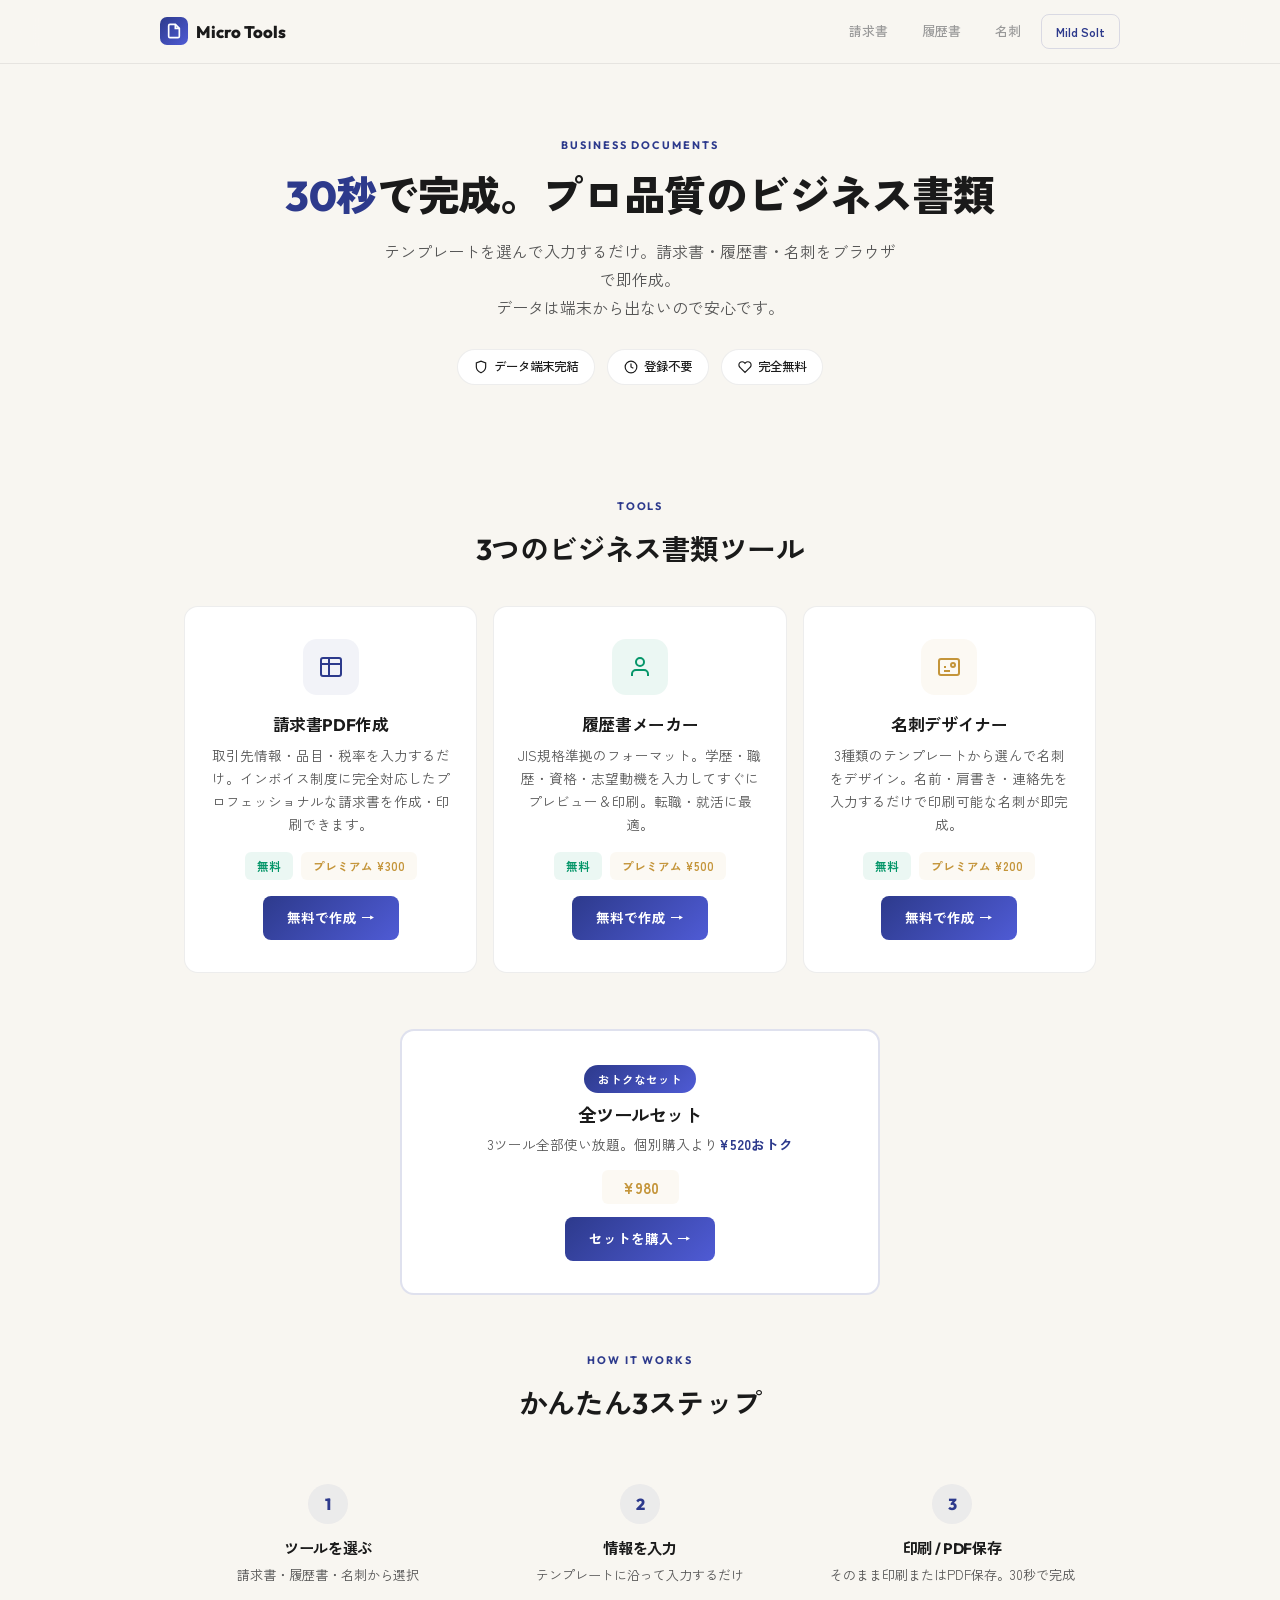
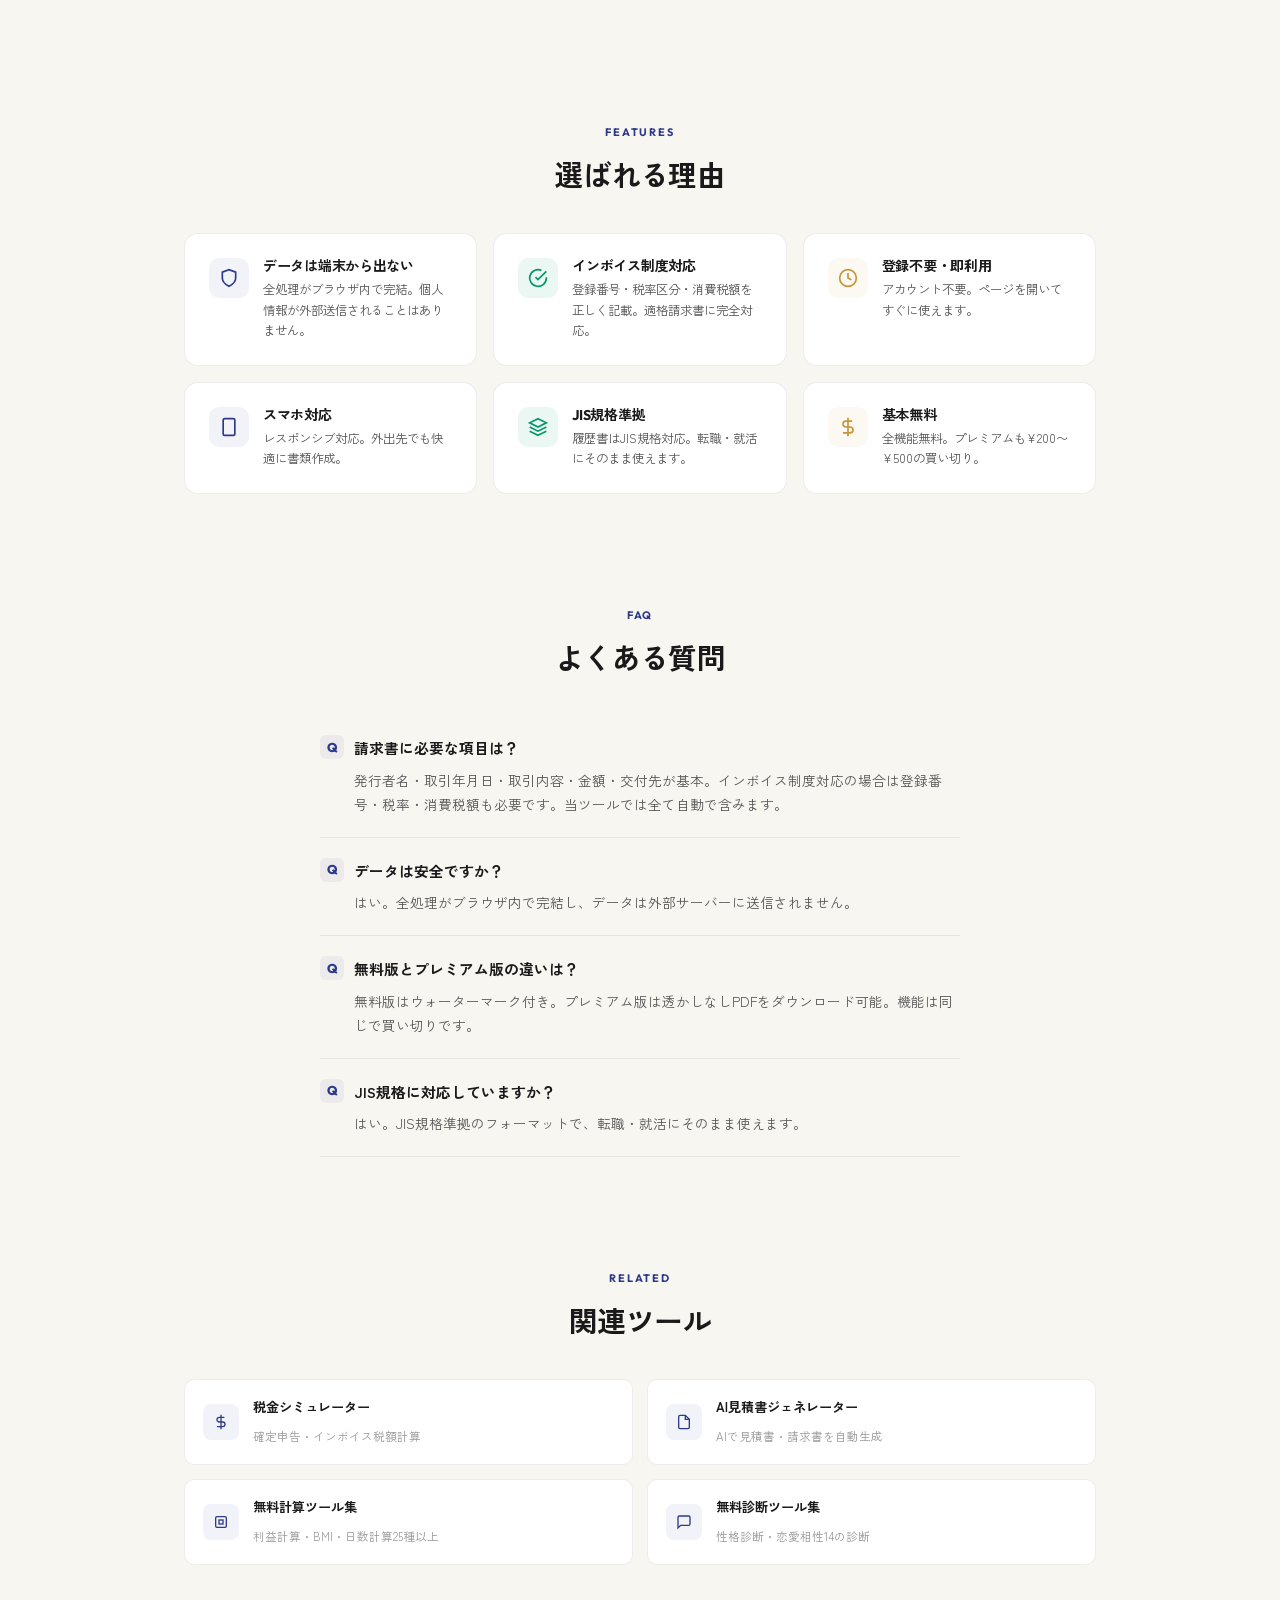
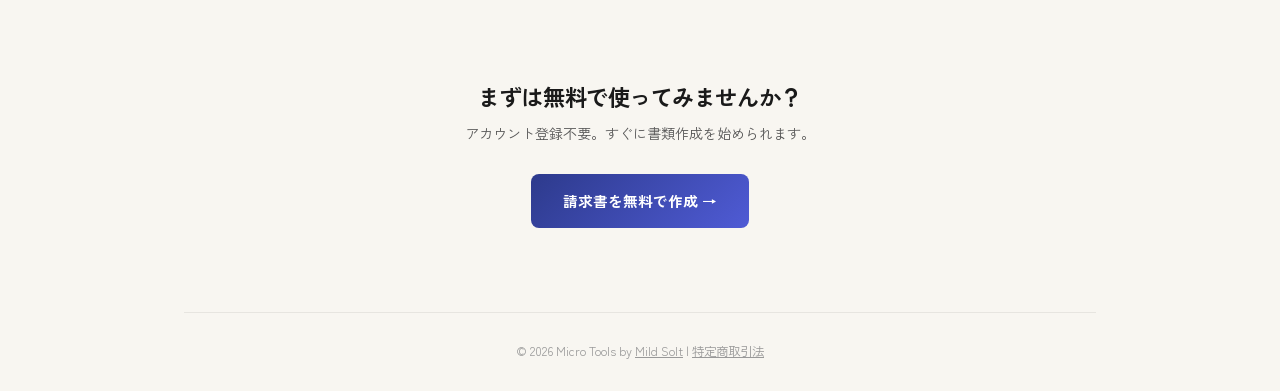
<file: index.html>
<!DOCTYPE html>
<html lang="ja">
<head>
<meta charset="UTF-8">
<meta name="viewport" content="width=device-width, initial-scale=1.0">
<title>Micro Tools — ビジネス書類をかんたん作成 | Mild Solt</title>
<meta name="description" content="請求書・履歴書・名刺をブラウザだけで無料作成。データは端末内で完結、安全・安心のビジネス書類作成ツール。">
<link rel="canonical" href="https://micro.mildsolt.jp/">
<meta property="og:title" content="Micro Tools — ビジネス書類をかんたん作成">
<meta property="og:description" content="請求書・履歴書・名刺をブラウザだけで無料作成。">
<meta property="og:type" content="website">
<meta property="og:url" content="https://micro.mildsolt.jp/">
<script type="application/ld+json">{"@context":"https://schema.org","@type":"FAQPage","mainEntity":[{"@type":"Question","name":"請求書に必要な項目は？","acceptedAnswer":{"@type":"Answer","text":"発行者名・取引年月日・取引内容・金額・交付先が基本。インボイス制度対応の場合は登録番号・適用税率・消費税額も必要です。"}},{"@type":"Question","name":"データは安全？","acceptedAnswer":{"@type":"Answer","text":"全処理がブラウザ内で完結。データは外部サーバーに送信されません。"}},{"@type":"Question","name":"無料版とプレミアム版の違いは？","acceptedAnswer":{"@type":"Answer","text":"無料版はウォーターマーク付き。プレミアム版は透かしなしPDFをダウンロードできます。"}}]}</script>
<script type="application/ld+json">
{
  "@context": "https://schema.org",
  "@type": "SoftwareApplication",
  "name": "Micro Tools — ビジネス書類作成ツール",
  "url": "https://micro.mildsolt.jp",
  "applicationCategory": "BusinessApplication",
  "operatingSystem": "All",
  "description": "請求書・履歴書・名刺をブラウザだけで無料作成。データは端末内で完結。",
  "offers": {
    "@type": "Offer",
    "price": "0",
    "priceCurrency": "JPY"
  },
  "creator": {
    "@type": "Organization",
    "name": "Mild Solt",
    "url": "https://mildsolt.jp"
  }
}
</script>
<link rel="preconnect" href="https://fonts.googleapis.com">
<link rel="preconnect" href="https://fonts.gstatic.com" crossorigin>
<link href="https://fonts.googleapis.com/css2?family=Outfit:wght@400;500;600;700;800&family=Zen+Kaku+Gothic+New:wght@400;500;700&display=swap" rel="stylesheet">
<script async src="https://pagead2.googlesyndication.com/pagead/js/adsbygoogle.js?client=ca-pub-5536232737607009" crossorigin="anonymous"></script>
<style>
:root{--bg:#f8f6f1;--sf:#fff;--tx:#1a1a1a;--sub:#555;--mt:#999;--ac:#2d3a8c;--al:#4f5bd5;--ab:rgba(45,58,140,.06);--wm:#c4953a;--wb:rgba(196,149,58,.06);--gn:#059669;--gb:rgba(5,150,105,.08);--bd:rgba(0,0,0,.07);--r:14px;--mw:960px;--t:.25s cubic-bezier(.4,0,.2,1)}
*{margin:0;padding:0;box-sizing:border-box}
body{font-family:"Zen Kaku Gothic New","Hiragino Sans",sans-serif;background:var(--bg);color:var(--tx);line-height:1.75;-webkit-font-smoothing:antialiased}
h1,h2,h3,h4{font-family:"Outfit","Zen Kaku Gothic New",sans-serif;font-weight:700;line-height:1.2;letter-spacing:-.02em}
a{color:inherit;text-decoration:none}
.c{max-width:var(--mw);margin:0 auto;padding:0 24px}
header{position:sticky;top:0;z-index:100;background:rgba(248,246,241,.85);backdrop-filter:blur(16px);border-bottom:1px solid var(--bd);padding:14px 24px}
.hi{max-width:var(--mw);margin:0 auto;display:flex;align-items:center;justify-content:space-between}
.logo{font-family:"Outfit",sans-serif;font-weight:800;font-size:1.05rem;display:flex;align-items:center;gap:8px}
.lm{width:28px;height:28px;background:linear-gradient(135deg,var(--ac),var(--al));border-radius:7px;display:flex;align-items:center;justify-content:center}
.lm svg{width:16px;height:16px;color:#fff}
nav{display:flex;gap:6px;align-items:center}
nav a{font-size:.8rem;color:var(--mt);padding:6px 14px;border-radius:8px;font-weight:500;transition:all var(--t)}
nav a:hover{color:var(--tx);background:rgba(0,0,0,.03)}
.nb{font-size:.75rem;color:var(--ac)!important;font-weight:600;border:1px solid rgba(45,58,140,.15);border-radius:8px;padding:6px 14px}
.hero{text-align:center;padding:72px 24px 56px}
.lb{font-family:"Outfit",sans-serif;font-size:.68rem;font-weight:700;letter-spacing:.18em;text-transform:uppercase;color:var(--ac);margin-bottom:16px;display:block}
.hero h1{font-size:clamp(1.8rem,4vw,2.6rem);font-weight:800;margin-bottom:16px}
.hero h1 em{font-style:normal;color:var(--ac)}
.hd{font-size:1rem;color:var(--sub);max-width:520px;margin:0 auto 28px}
.bgs{display:flex;justify-content:center;gap:12px;flex-wrap:wrap}
.bg{display:inline-flex;align-items:center;gap:6px;padding:6px 16px;border-radius:50px;font-size:.78rem;font-weight:500;border:1px solid var(--bd);background:var(--sf)}
.bg svg{width:14px;height:14px}
.s{padding:56px 0}
.sh{font-size:clamp(1.3rem,3vw,1.8rem);text-align:center;margin-bottom:40px}
.tg{display:grid;grid-template-columns:repeat(3,1fr);gap:16px}
.tc{background:var(--sf);border:1px solid var(--bd);border-radius:var(--r);padding:32px 24px;text-align:center;transition:all var(--t);display:block;position:relative;overflow:hidden}
.tc::before{content:'';position:absolute;top:0;left:0;right:0;height:3px;background:linear-gradient(90deg,var(--ac),var(--al));opacity:0;transition:opacity var(--t)}
.tc:hover{border-color:rgba(45,58,140,.2);transform:translateY(-4px);box-shadow:0 12px 32px rgba(0,0,0,.06)}
.tc:hover::before{opacity:1}
.ti{width:56px;height:56px;border-radius:14px;display:inline-flex;align-items:center;justify-content:center;margin-bottom:20px}
.ti svg{width:24px;height:24px}
.tc h3{font-size:1.05rem;margin-bottom:8px}
.tc p{color:var(--sub);font-size:.85rem;line-height:1.7;margin-bottom:16px}
.pr{display:flex;gap:8px;justify-content:center;flex-wrap:wrap;margin-bottom:16px}
.bf{background:var(--gb);color:var(--gn);padding:4px 12px;border-radius:6px;font-size:.72rem;font-weight:600}
.bp{background:var(--wb);color:var(--wm);padding:4px 12px;border-radius:6px;font-size:.72rem;font-weight:600}
.cb{display:inline-flex;align-items:center;gap:6px;background:linear-gradient(135deg,var(--ac),var(--al));color:#fff;padding:10px 24px;border-radius:8px;font-size:.85rem;font-weight:600;transition:all var(--t)}
.cb:hover{opacity:.9;transform:translateY(-1px);color:#fff}
.bd{max-width:480px;margin:0 auto;background:var(--sf);border:2px solid rgba(45,58,140,.15);border-radius:var(--r);padding:32px 24px;text-align:center}
.bb{display:inline-block;background:linear-gradient(135deg,var(--ac),var(--al));color:#fff;padding:4px 14px;border-radius:50px;font-size:.72rem;font-weight:700;margin-bottom:12px}
.st{display:grid;grid-template-columns:repeat(3,1fr);gap:24px;text-align:center}
.stp{padding:24px 16px}
.sn{width:40px;height:40px;border-radius:50%;background:var(--ab);color:var(--ac);display:inline-flex;align-items:center;justify-content:center;font-family:"Outfit",sans-serif;font-weight:800;font-size:1rem;margin-bottom:16px}
.stp h4{font-size:.95rem;margin-bottom:6px}
.stp p{font-size:.82rem;color:var(--sub)}
.fg{display:grid;grid-template-columns:repeat(3,1fr);gap:16px}
.fi{background:var(--sf);border:1px solid var(--bd);border-radius:var(--r);padding:24px;display:flex;gap:14px;align-items:flex-start}
.fc{width:40px;height:40px;border-radius:10px;display:flex;align-items:center;justify-content:center;flex-shrink:0}
.fc svg{width:20px;height:20px}
.fi h4{font-size:.88rem;margin-bottom:4px}
.fi p{font-size:.78rem;color:var(--sub);line-height:1.65}
.fq{max-width:640px;margin:0 auto}
.qi{border-bottom:1px solid var(--bd);padding:20px 0}
.qq{font-weight:600;font-size:.92rem;margin-bottom:8px;display:flex;gap:10px}
.qq::before{content:"Q";font-family:"Outfit",sans-serif;font-weight:800;color:var(--ac);font-size:.8rem;width:24px;height:24px;border-radius:6px;background:var(--ab);display:flex;align-items:center;justify-content:center;flex-shrink:0}
.qa{font-size:.85rem;color:var(--sub);padding-left:34px;line-height:1.75}
.rg{display:grid;grid-template-columns:repeat(2,1fr);gap:14px}
.rc{display:flex;align-items:center;gap:14px;padding:16px 18px;background:var(--sf);border:1px solid var(--bd);border-radius:10px;transition:all var(--t)}
.rc:hover{border-color:rgba(45,58,140,.2);transform:translateY(-2px)}
.ric{width:36px;height:36px;border-radius:8px;background:var(--ab);display:flex;align-items:center;justify-content:center;flex-shrink:0}
.ric svg{width:16px;height:16px;color:var(--ac)}
.ri strong{font-size:.82rem;display:block;margin-bottom:1px}
.ri span{font-size:.72rem;color:var(--mt)}
.cs{text-align:center;padding:64px 0}
.cs h2{font-size:1.4rem;margin-bottom:10px}
.cs p{font-size:.88rem;color:var(--sub);margin-bottom:28px}
footer{text-align:center;padding:28px 0;color:var(--mt);font-size:.78rem;border-top:1px solid var(--bd);margin-top:20px}
footer a{color:var(--mt);text-decoration:underline}
.rv{opacity:0;transform:translateY(20px);transition:opacity .5s,transform .5s}
.rv.v{opacity:1;transform:translateY(0)}
@media(max-width:768px){.tg,.st,.fg{grid-template-columns:1fr}.rg{grid-template-columns:1fr}nav{display:none}}
</style>
</head>
<body>
<header><div class="hi">
<a href="/" class="logo"><span class="lm"><svg viewBox="0 0 24 24" fill="none" stroke="currentColor" stroke-width="2.5"><path d="M14 2H6a2 2 0 00-2 2v16a2 2 0 002 2h12a2 2 0 002-2V8z"/><polyline points="14 2 14 8 20 8"/></svg></span>Micro Tools</a>
<nav><a href="/tools/invoice-pdf/">請求書</a><a href="/tools/resume-maker/">履歴書</a><a href="/tools/business-card/">名刺</a><a href="https://mildsolt.jp" class="nb">Mild Solt</a></nav>
</div></header>
<div class="c">
<section class="hero">
<span class="lb rv">Business Documents</span>
<h1 class="rv"><em>30秒</em>で完成。プロ品質のビジネス書類</h1>
<p class="hd rv">テンプレートを選んで入力するだけ。請求書・履歴書・名刺をブラウザで即作成。<br>データは端末から出ないので安心です。</p>
<div class="bgs rv">
<span class="bg"><svg viewBox="0 0 24 24" fill="none" stroke="currentColor" stroke-width="2"><path d="M12 22s8-4 8-10V5l-8-3-8 3v7c0 6 8 10 8 10z"/></svg>データ端末完結</span>
<span class="bg"><svg viewBox="0 0 24 24" fill="none" stroke="currentColor" stroke-width="2"><circle cx="12" cy="12" r="10"/><path d="M12 6v6l4 2"/></svg>登録不要</span>
<span class="bg"><svg viewBox="0 0 24 24" fill="none" stroke="currentColor" stroke-width="2"><path d="M20.84 4.61a5.5 5.5 0 00-7.78 0L12 5.67l-1.06-1.06a5.5 5.5 0 00-7.78 7.78l1.06 1.06L12 21.23l7.78-7.78 1.06-1.06a5.5 5.5 0 000-7.78z"/></svg>完全無料</span>
</div>
</section>
<section class="s">
<span class="lb rv" style="text-align:center">Tools</span>
<h2 class="sh rv">3つのビジネス書類ツール</h2>
<div class="tg">
<a href="tools/invoice-pdf/" class="tc rv"><div class="ti" style="background:var(--ab)"><svg viewBox="0 0 24 24" fill="none" stroke="var(--ac)" stroke-width="2"><rect x="2" y="3" width="20" height="18" rx="2"/><path d="M2 9h20"/><path d="M10 3v18"/></svg></div><h3>請求書PDF作成</h3><p>取引先情報・品目・税率を入力するだけ。インボイス制度に完全対応したプロフェッショナルな請求書を作成・印刷できます。</p><div class="pr"><span class="bf">無料</span><span class="bp">プレミアム ¥300</span></div><span class="cb">無料で作成 &rarr;</span></a>
<a href="tools/resume-maker/" class="tc rv"><div class="ti" style="background:var(--gb)"><svg viewBox="0 0 24 24" fill="none" stroke="#059669" stroke-width="2"><path d="M20 21v-2a4 4 0 00-4-4H8a4 4 0 00-4 4v2"/><circle cx="12" cy="7" r="4"/></svg></div><h3>履歴書メーカー</h3><p>JIS規格準拠のフォーマット。学歴・職歴・資格・志望動機を入力してすぐにプレビュー＆印刷。転職・就活に最適。</p><div class="pr"><span class="bf">無料</span><span class="bp">プレミアム ¥500</span></div><span class="cb">無料で作成 &rarr;</span></a>
<a href="tools/business-card/" class="tc rv"><div class="ti" style="background:var(--wb)"><svg viewBox="0 0 24 24" fill="none" stroke="var(--wm)" stroke-width="2"><rect x="2" y="4" width="20" height="16" rx="2"/><path d="M7 12h2"/><path d="M7 16h6"/><circle cx="16" cy="10" r="2"/></svg></div><h3>名刺デザイナー</h3><p>3種類のテンプレートから選んで名刺をデザイン。名前・肩書き・連絡先を入力するだけで印刷可能な名刺が即完成。</p><div class="pr"><span class="bf">無料</span><span class="bp">プレミアム ¥200</span></div><span class="cb">無料で作成 &rarr;</span></a>
</div>
</section>
<div class="bd rv"><div class="bb">おトクなセット</div><h3 style="font-size:1.15rem;margin-bottom:6px">全ツールセット</h3><p style="color:var(--sub);font-size:.85rem;margin-bottom:16px">3ツール全部使い放題。個別購入より<strong style="color:var(--ac)">¥520おトク</strong></p><div style="margin-bottom:16px"><span class="bp" style="font-size:.95rem;padding:6px 20px">¥980</span></div><a href="#" class="cb">セットを購入 &rarr;</a></div>
<section class="s"><span class="lb rv" style="text-align:center">How It Works</span><h2 class="sh rv">かんたん3ステップ</h2>
<div class="st rv">
<div class="stp"><div class="sn">1</div><h4>ツールを選ぶ</h4><p>請求書・履歴書・名刺から選択</p></div>
<div class="stp"><div class="sn">2</div><h4>情報を入力</h4><p>テンプレートに沿って入力するだけ</p></div>
<div class="stp"><div class="sn">3</div><h4>印刷 / PDF保存</h4><p>そのまま印刷またはPDF保存。30秒で完成</p></div>
</div></section>
<section class="s"><span class="lb rv" style="text-align:center">Features</span><h2 class="sh rv">選ばれる理由</h2>
<div class="fg">
<div class="fi rv"><div class="fc" style="background:var(--ab)"><svg viewBox="0 0 24 24" fill="none" stroke="var(--ac)" stroke-width="2"><path d="M12 22s8-4 8-10V5l-8-3-8 3v7c0 6 8 10 8 10z"/></svg></div><div><h4>データは端末から出ない</h4><p>全処理がブラウザ内で完結。個人情報が外部送信されることはありません。</p></div></div>
<div class="fi rv"><div class="fc" style="background:var(--gb)"><svg viewBox="0 0 24 24" fill="none" stroke="#059669" stroke-width="2"><path d="M22 11.08V12a10 10 0 11-5.93-9.14"/><polyline points="22 4 12 14.01 9 11.01"/></svg></div><div><h4>インボイス制度対応</h4><p>登録番号・税率区分・消費税額を正しく記載。適格請求書に完全対応。</p></div></div>
<div class="fi rv"><div class="fc" style="background:var(--wb)"><svg viewBox="0 0 24 24" fill="none" stroke="var(--wm)" stroke-width="2"><circle cx="12" cy="12" r="10"/><path d="M12 6v6l4 2"/></svg></div><div><h4>登録不要・即利用</h4><p>アカウント不要。ページを開いてすぐに使えます。</p></div></div>
<div class="fi rv"><div class="fc" style="background:var(--ab)"><svg viewBox="0 0 24 24" fill="none" stroke="var(--ac)" stroke-width="2"><rect x="5" y="2" width="14" height="20" rx="2"/><line x1="12" y1="18" x2="12.01" y2="18"/></svg></div><div><h4>スマホ対応</h4><p>レスポンシブ対応。外出先でも快適に書類作成。</p></div></div>
<div class="fi rv"><div class="fc" style="background:var(--gb)"><svg viewBox="0 0 24 24" fill="none" stroke="#059669" stroke-width="2"><path d="M12 2L2 7l10 5 10-5-10-5z"/><path d="M2 17l10 5 10-5"/><path d="M2 12l10 5 10-5"/></svg></div><div><h4>JIS規格準拠</h4><p>履歴書はJIS規格対応。転職・就活にそのまま使えます。</p></div></div>
<div class="fi rv"><div class="fc" style="background:var(--wb)"><svg viewBox="0 0 24 24" fill="none" stroke="var(--wm)" stroke-width="2"><line x1="12" y1="1" x2="12" y2="23"/><path d="M17 5H9.5a3.5 3.5 0 000 7h5a3.5 3.5 0 010 7H6"/></svg></div><div><h4>基本無料</h4><p>全機能無料。プレミアムも¥200〜¥500の買い切り。</p></div></div>
</div></section>
<section class="s"><span class="lb rv" style="text-align:center">FAQ</span><h2 class="sh rv">よくある質問</h2>
<div class="fq">
<div class="qi rv"><div class="qq">請求書に必要な項目は？</div><div class="qa">発行者名・取引年月日・取引内容・金額・交付先が基本。インボイス制度対応の場合は登録番号・税率・消費税額も必要です。当ツールでは全て自動で含みます。</div></div>
<div class="qi rv"><div class="qq">データは安全ですか？</div><div class="qa">はい。全処理がブラウザ内で完結し、データは外部サーバーに送信されません。</div></div>
<div class="qi rv"><div class="qq">無料版とプレミアム版の違いは？</div><div class="qa">無料版はウォーターマーク付き。プレミアム版は透かしなしPDFをダウンロード可能。機能は同じで買い切りです。</div></div>
<div class="qi rv"><div class="qq">JIS規格に対応していますか？</div><div class="qa">はい。JIS規格準拠のフォーマットで、転職・就活にそのまま使えます。</div></div>
</div></section>
<section class="s"><span class="lb rv" style="text-align:center">Related</span><h2 class="sh rv">関連ツール</h2>
<div class="rg rv">
<a href="https://tax.mildsolt.jp/" class="rc"><div class="ric"><svg viewBox="0 0 24 24" fill="none" stroke="currentColor" stroke-width="2"><line x1="12" y1="1" x2="12" y2="23"/><path d="M17 5H9.5a3.5 3.5 0 000 7h5a3.5 3.5 0 010 7H6"/></svg></div><div class="ri"><strong>税金シミュレーター</strong><span>確定申告・インボイス税額計算</span></div></a>
<a href="https://estimate.mildsolt.jp/" class="rc"><div class="ric"><svg viewBox="0 0 24 24" fill="none" stroke="currentColor" stroke-width="2"><path d="M14 2H6a2 2 0 00-2 2v16a2 2 0 002 2h12a2 2 0 002-2V8z"/><polyline points="14 2 14 8 20 8"/></svg></div><div class="ri"><strong>AI見積書ジェネレーター</strong><span>AIで見積書・請求書を自動生成</span></div></a>
<a href="https://tools.mildsolt.jp/" class="rc"><div class="ric"><svg viewBox="0 0 24 24" fill="none" stroke="currentColor" stroke-width="2"><rect x="4" y="4" width="16" height="16" rx="2"/><rect x="9" y="9" width="6" height="6"/></svg></div><div class="ri"><strong>無料計算ツール集</strong><span>利益計算・BMI・日数計算25種以上</span></div></a>
<a href="https://shindan.mildsolt.jp/" class="rc"><div class="ric"><svg viewBox="0 0 24 24" fill="none" stroke="currentColor" stroke-width="2"><path d="M21 15a2 2 0 01-2 2H7l-4 4V5a2 2 0 012-2h14a2 2 0 012 2z"/></svg></div><div class="ri"><strong>無料診断ツール集</strong><span>性格診断・恋愛相性14の診断</span></div></a>
</div></section>
<section class="cs"><h2 class="rv">まずは無料で使ってみませんか？</h2><p class="rv">アカウント登録不要。すぐに書類作成を始められます。</p><a href="tools/invoice-pdf/" class="cb rv" style="font-size:.92rem;padding:14px 32px">請求書を無料で作成 &rarr;</a></section>
<footer>&copy; 2026 Micro Tools by <a href="https://mildsolt.jp">Mild Solt</a> | <a href="https://mildsolt.jp/tokushoho.html">特定商取引法</a></footer>
</div>
<script>!function(){var o=new IntersectionObserver(function(e){e.forEach(function(e){e.isIntersecting&&(e.target.classList.add('v'),o.unobserve(e.target))})},{threshold:.1});document.querySelectorAll('.rv').forEach(function(e){o.observe(e)})}()</script>
</body>
</html>
</file>
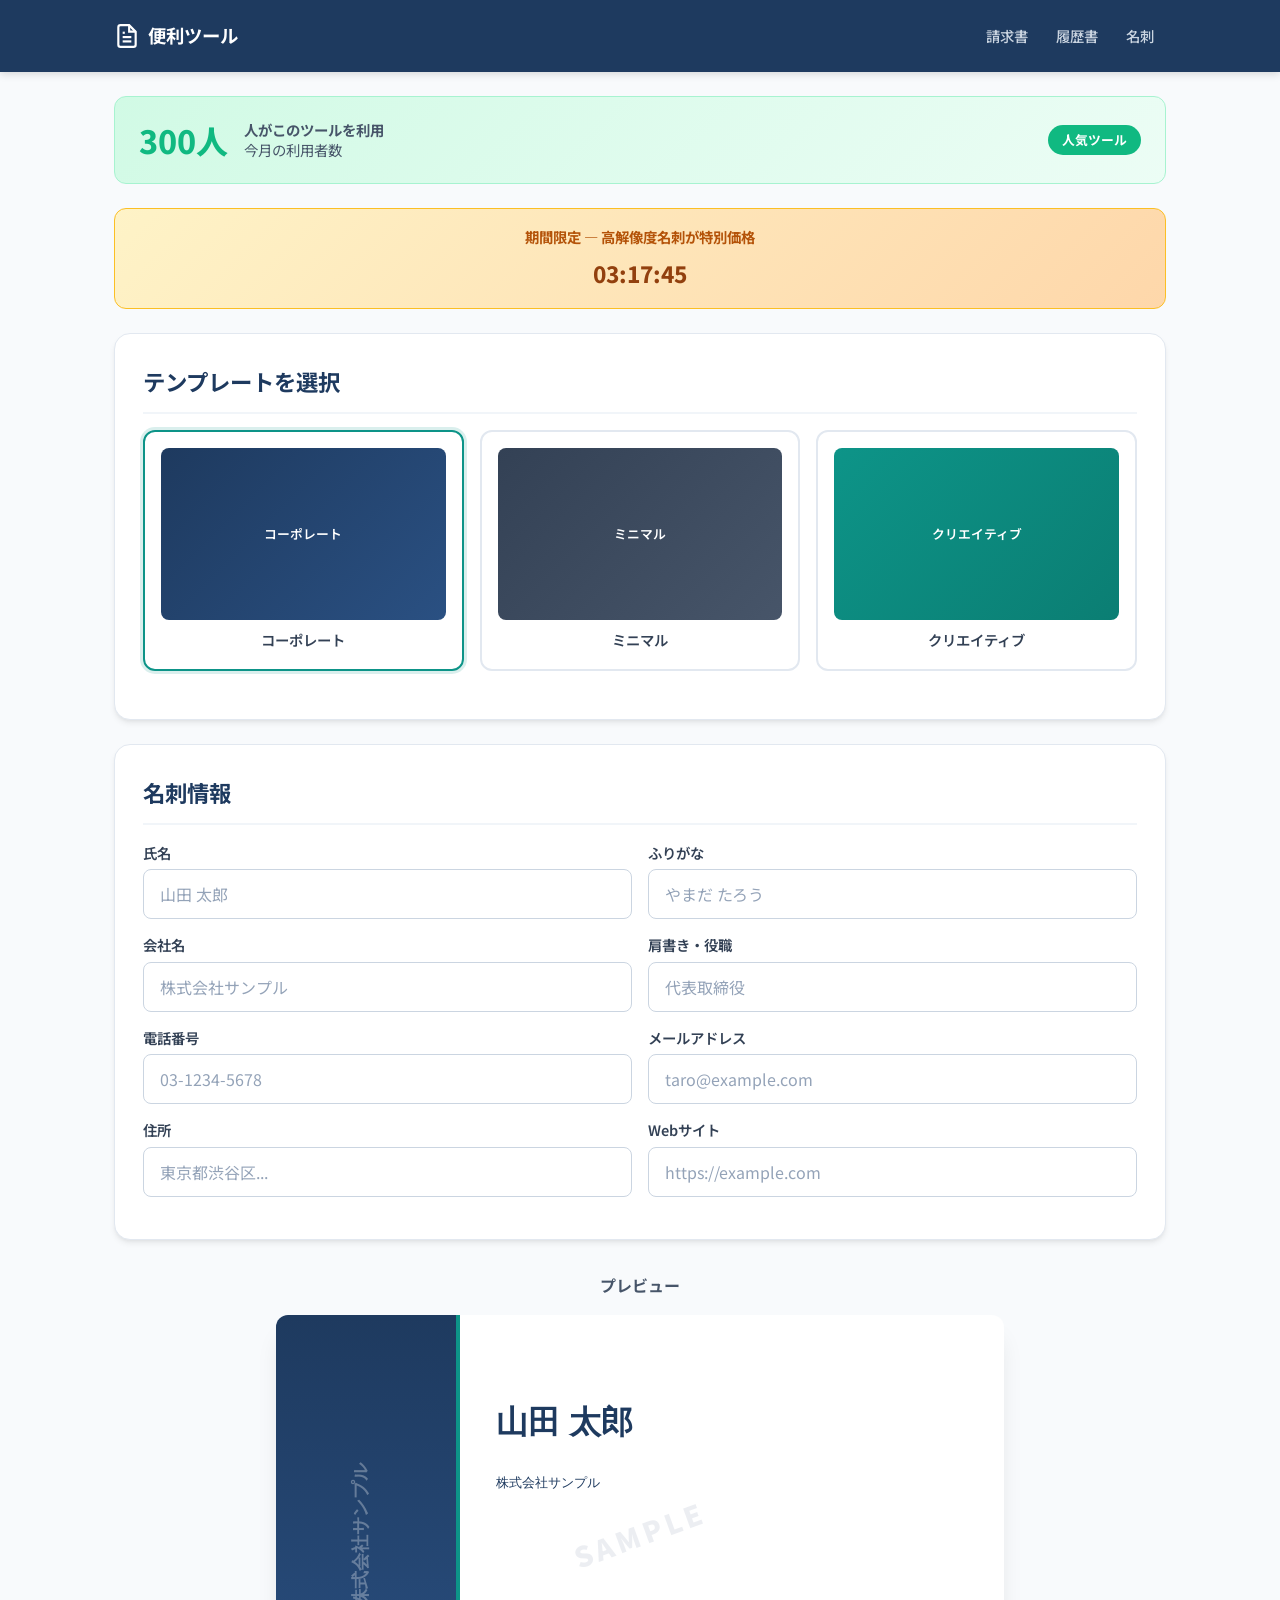
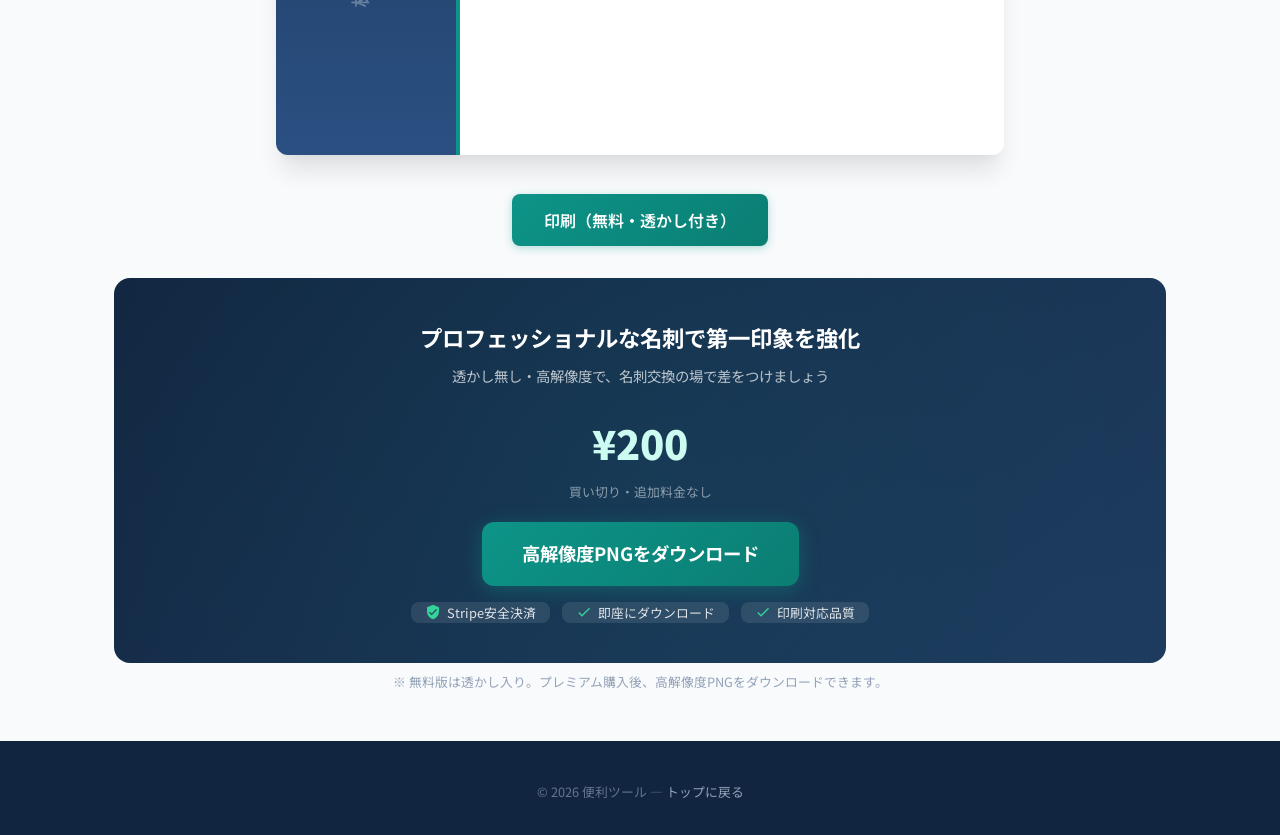
<file: tools/business-card/index.html>
<!DOCTYPE html>
<html lang="ja">
<head>
<meta charset="UTF-8">
<meta name="viewport" content="width=device-width, initial-scale=1.0">
<title>名刺デザイナー — 無料で名刺を作成・印刷</title>
<meta name="description" content="名刺を無料でデザイン。3種類のテンプレートから選んで、名前・肩書き・連絡先を入力するだけ。プレミアム版で高解像度PNG/印刷用PDFダウンロード。">
<meta name="keywords" content="名刺 作成 無料, 名刺 テンプレート, 名刺 デザイン, 名刺 印刷">
<link rel="canonical" href="https://micro-tools.vercel.app/tools/business-card/">
<meta property="og:title" content="名刺デザイナー — 無料で名刺を作成">
<meta property="og:description" content="ブラウザだけで名刺をデザイン。3つのテンプレート。無料。">
<meta property="og:type" content="website">
<script type="application/ld+json">
{
  "@context": "https://schema.org",
  "@type": "SoftwareApplication",
  "name": "名刺デザイナー",
  "applicationCategory": "DesignApplication",
  "operatingSystem": "Web",
  "offers": [
    {"@type": "Offer", "price": "0", "priceCurrency": "JPY", "description": "無料版（ウォーターマーク付き）"},
    {"@type": "Offer", "price": "200", "priceCurrency": "JPY", "description": "プレミアム版（高解像度ダウンロード）"}
  ]
}
</script>
<link rel="preconnect" href="https://fonts.googleapis.com">
<link rel="preconnect" href="https://fonts.gstatic.com" crossorigin>
<link href="https://fonts.googleapis.com/css2?family=Noto+Sans+JP:wght@400;500;600;700;800&display=swap" rel="stylesheet">
<link rel="stylesheet" href="/style.css">
<script async src="https://pagead2.googlesyndication.com/pagead/js/adsbygoogle.js?client=ca-pub-5536232737607009" crossorigin="anonymous"></script>
</head>
<body>

<header class="site-header">
  <div class="container">
    <a href="/" class="site-logo">
      <svg viewBox="0 0 24 24" fill="none" stroke="currentColor" stroke-width="2"><path d="M14 2H6a2 2 0 00-2 2v16a2 2 0 002 2h12a2 2 0 002-2V8z"/><polyline points="14 2 14 8 20 8"/><line x1="16" y1="13" x2="8" y2="13"/><line x1="16" y1="17" x2="8" y2="17"/><polyline points="10 9 9 9 8 9"/></svg>
      便利ツール
    </a>
    <nav class="site-nav">
      <a href="/tools/invoice-pdf/">請求書</a>
      <a href="/tools/resume-maker/">履歴書</a>
      <a href="/tools/business-card/">名刺</a>
    </nav>
  </div>
</header>

<div class="container">
  <!-- Social Proof -->
  <div class="social-proof-bar" style="margin-top:24px">
    <div class="count" id="user-count"></div>
    <div class="label"><strong>人がこのツールを利用</strong><br>今月の利用者数</div>
    <div class="badge">人気ツール</div>
  </div>

  <!-- Urgency Banner -->
  <div class="urgency-banner">
    <div class="title">期間限定 — 高解像度名刺が特別価格</div>
    <div class="timer" id="countdown-timer">--:--:--</div>
  </div>

  <div class="form-section">
    <h2>テンプレートを選択</h2>
    <div class="templates">
      <div class="tpl active" onclick="selectTpl('corporate')">
        <div class="tpl-preview" style="background:linear-gradient(135deg,#1e3a5f,#2a5082)">コーポレート</div>
        <div class="tpl-name">コーポレート</div>
      </div>
      <div class="tpl" onclick="selectTpl('minimal')">
        <div class="tpl-preview" style="background:linear-gradient(135deg,#334155,#475569)">ミニマル</div>
        <div class="tpl-name">ミニマル</div>
      </div>
      <div class="tpl" onclick="selectTpl('creative')">
        <div class="tpl-preview" style="background:linear-gradient(135deg,#0d9488,#0b7e73)">クリエイティブ</div>
        <div class="tpl-name">クリエイティブ</div>
      </div>
    </div>
  </div>
  <div class="form-section">
    <h2>名刺情報</h2>
    <div class="form-row">
      <div><label>氏名</label><input type="text" id="bc-name" placeholder="山田 太郎" oninput="renderCard()"></div>
      <div><label>ふりがな</label><input type="text" id="bc-furigana" placeholder="やまだ たろう" oninput="renderCard()"></div>
    </div>
    <div class="form-row">
      <div><label>会社名</label><input type="text" id="bc-company" placeholder="株式会社サンプル" oninput="renderCard()"></div>
      <div><label>肩書き・役職</label><input type="text" id="bc-title" placeholder="代表取締役" oninput="renderCard()"></div>
    </div>
    <div class="form-row">
      <div><label>電話番号</label><input type="text" id="bc-tel" placeholder="03-1234-5678" oninput="renderCard()"></div>
      <div><label>メールアドレス</label><input type="email" id="bc-email" placeholder="taro@example.com" oninput="renderCard()"></div>
    </div>
    <div class="form-row">
      <div><label>住所</label><input type="text" id="bc-address" placeholder="東京都渋谷区..." oninput="renderCard()"></div>
      <div><label>Webサイト</label><input type="text" id="bc-web" placeholder="https://example.com" oninput="renderCard()"></div>
    </div>
  </div>

  <div class="card-preview-area">
    <h3>プレビュー</h3>
    <div class="card-wrapper">
      <canvas id="card-canvas" width="728" height="440"></canvas>
      <div class="card-watermark" id="bc-watermark">SAMPLE</div>
    </div>
  </div>

  <div class="actions" style="justify-content:center">
    <button class="btn btn-primary" onclick="downloadCard(false)">印刷（無料・透かし付き）</button>
  </div>

  <!-- Premium Upgrade Block -->
  <div class="premium-upgrade">
    <h3>プロフェッショナルな名刺で第一印象を強化</h3>
    <p>透かし無し・高解像度で、名刺交換の場で差をつけましょう</p>
    <div class="price-big">&yen;200</div>
    <div class="price-note">買い切り・追加料金なし</div>
    <a href="https://buy.stripe.com/aFa4gs8Y44py9W1aTGaVa06" class="btn-premium-big" target="_blank">高解像度PNGをダウンロード</a>
    <div class="trust-badges">
      <div class="trust-badge">
        <svg viewBox="0 0 24 24"><path d="M12 1L3 5v6c0 5.55 3.84 10.74 9 12 5.16-1.26 9-6.45 9-12V5l-9-4zm-2 16l-4-4 1.41-1.41L10 14.17l6.59-6.59L18 9l-8 8z"/></svg>
        Stripe安全決済
      </div>
      <div class="trust-badge">
        <svg viewBox="0 0 24 24"><path d="M9 16.17L4.83 12l-1.42 1.41L9 19 21 7l-1.41-1.41L9 16.17z"/></svg>
        即座にダウンロード
      </div>
      <div class="trust-badge">
        <svg viewBox="0 0 24 24"><path d="M9 16.17L4.83 12l-1.42 1.41L9 19 21 7l-1.41-1.41L9 16.17z"/></svg>
        印刷対応品質
      </div>
    </div>
  </div>
  <p class="premium-note" style="text-align:center">※ 無料版は透かし入り。プレミアム購入後、高解像度PNGをダウンロードできます。</p>

  <div class="ad-space">
    <ins class="adsbygoogle" style="display:block" data-ad-client="ca-pub-5536232737607009" data-ad-slot="auto" data-ad-format="auto" data-full-width-responsive="true"></ins>
    <script>(adsbygoogle=window.adsbygoogle||[]).push({});</script>
  </div>
</div>

<footer>
  <p>&copy; 2026 便利ツール &mdash; <a href="/">トップに戻る</a></p>
</footer>

<script>
// Social proof
(function(){
  const now = new Date();
  const dayOfMonth = now.getDate();
  const month = now.getMonth();
  const base = 190 + (month * 29) % 80;
  const daily = Math.floor(dayOfMonth * 5.9 + (dayOfMonth * 11) % 18);
  document.getElementById('user-count').textContent = (base + daily).toLocaleString('ja-JP') + '人';
})();

// Countdown
(function(){
  function updateTimer(){
    const now = new Date();
    const midnight = new Date(now);
    midnight.setHours(24,0,0,0);
    const diff = midnight - now;
    const h = Math.floor(diff/3600000);
    const m = Math.floor((diff%3600000)/60000);
    const s = Math.floor((diff%60000)/1000);
    document.getElementById('countdown-timer').textContent =
      String(h).padStart(2,'0')+':'+String(m).padStart(2,'0')+':'+String(s).padStart(2,'0');
  }
  updateTimer();
  setInterval(updateTimer, 1000);
})();

let currentTpl = 'corporate';
const canvas = document.getElementById('card-canvas');
const ctx = canvas.getContext('2d');

function selectTpl(name){
  currentTpl = name;
  document.querySelectorAll('.tpl').forEach(t=>t.classList.remove('active'));
  event.currentTarget.closest('.tpl').classList.add('active');
  renderCard();
}

function renderCard(){
  const w = canvas.width, h = canvas.height;
  const name = document.getElementById('bc-name').value || '山田 太郎';
  const furigana = document.getElementById('bc-furigana').value || '';
  const company = document.getElementById('bc-company').value || '株式会社サンプル';
  const title = document.getElementById('bc-title').value || '';
  const tel = document.getElementById('bc-tel').value || '';
  const email = document.getElementById('bc-email').value || '';
  const address = document.getElementById('bc-address').value || '';
  const web = document.getElementById('bc-web').value || '';

  ctx.clearRect(0,0,w,h);

  if(currentTpl === 'corporate'){
    const grad = ctx.createLinearGradient(0,0,0,h);
    grad.addColorStop(0,'#1e3a5f');grad.addColorStop(1,'#2a5082');
    ctx.fillStyle = grad;
    ctx.fillRect(0,0,180,h);
    ctx.fillStyle = '#fff';
    ctx.fillRect(180,0,w-180,h);

    ctx.save();
    ctx.translate(90,h/2);
    ctx.rotate(-Math.PI/2);
    ctx.fillStyle = 'rgba(255,255,255,0.3)';
    ctx.font = 'bold 18px "Hiragino Kaku Gothic ProN", "Noto Sans JP", sans-serif';
    ctx.textAlign = 'center';
    ctx.fillText(company,0,0);
    ctx.restore();

    const rx = 220, baseY = 80;
    ctx.fillStyle = '#1e3a5f';
    if(furigana){ctx.font='11px sans-serif';ctx.fillStyle='#94a3b8';ctx.fillText(furigana,rx,baseY);ctx.fillStyle='#1e3a5f'}
    ctx.font = 'bold 32px "Hiragino Kaku Gothic ProN", "Noto Sans JP", sans-serif';
    ctx.fillText(name, rx, baseY+38);
    ctx.fillStyle = '#64748b';
    ctx.font = '14px sans-serif';
    if(title) ctx.fillText(title, rx, baseY+62);
    ctx.font = '13px sans-serif';
    ctx.fillStyle = '#1e3a5f';
    ctx.fillText(company, rx, baseY+92);

    ctx.fillStyle = '#64748b';
    ctx.font = '12px sans-serif';
    let cy = baseY + 140;
    if(tel){ctx.fillText('TEL: '+tel, rx, cy);cy+=22}
    if(email){ctx.fillText('MAIL: '+email, rx, cy);cy+=22}
    if(address){ctx.fillText(address, rx, cy);cy+=22}
    if(web){ctx.fillText(web, rx, cy)}

    ctx.fillStyle = '#0d9488';
    ctx.fillRect(180,0,4,h);

  } else if(currentTpl === 'minimal'){
    ctx.fillStyle = '#fff';
    ctx.fillRect(0,0,w,h);
    ctx.strokeStyle = '#e2e8f0';ctx.lineWidth=2;ctx.strokeRect(16,16,w-32,h-32);

    const cx = w/2;
    ctx.textAlign = 'center';
    ctx.fillStyle = '#1e293b';
    if(furigana){ctx.font='11px sans-serif';ctx.fillStyle='#94a3b8';ctx.fillText(furigana,cx,100);ctx.fillStyle='#1e293b'}
    ctx.font = 'bold 30px "Hiragino Kaku Gothic ProN", "Noto Sans JP", sans-serif';
    ctx.fillText(name, cx, 138);
    ctx.fillStyle = '#64748b';
    ctx.font = '13px sans-serif';
    if(title) ctx.fillText(title+' | '+company, cx, 168);
    else ctx.fillText(company, cx, 168);

    ctx.fillStyle = '#0d9488';
    ctx.fillRect(cx-60,190,120,2);

    ctx.fillStyle = '#64748b';
    ctx.font = '12px sans-serif';
    let my = 220;
    if(tel){ctx.fillText(tel, cx, my);my+=22}
    if(email){ctx.fillText(email, cx, my);my+=22}
    if(address){ctx.fillText(address, cx, my);my+=22}
    if(web){ctx.fillText(web, cx, my)}
    ctx.textAlign = 'left';

  } else if(currentTpl === 'creative'){
    const grad2 = ctx.createLinearGradient(0,0,w,h);
    grad2.addColorStop(0,'#0d9488');grad2.addColorStop(1,'#0b7e73');
    ctx.fillStyle = grad2;
    ctx.fillRect(0,0,w,h);
    ctx.fillStyle = '#fff';
    ctx.beginPath();ctx.moveTo(0,h*0.45);ctx.lineTo(w,h*0.25);ctx.lineTo(w,h);ctx.lineTo(0,h);ctx.closePath();ctx.fill();

    ctx.fillStyle = '#fff';
    if(furigana){ctx.font='11px sans-serif';ctx.fillStyle='rgba(255,255,255,0.6)';ctx.fillText(furigana,40,60);ctx.fillStyle='#fff'}
    ctx.font = 'bold 30px "Hiragino Kaku Gothic ProN", "Noto Sans JP", sans-serif';
    ctx.fillText(name, 40, 98);
    ctx.font = '14px sans-serif';
    ctx.fillStyle = 'rgba(255,255,255,0.85)';
    if(title) ctx.fillText(title, 40, 124);

    ctx.fillStyle = '#0b7e73';
    ctx.font = 'bold 16px sans-serif';
    ctx.fillText(company, 40, h*0.55+20);

    ctx.fillStyle = '#64748b';
    ctx.font = '12px sans-serif';
    let ccy = h*0.55+50;
    if(tel){ctx.fillText('TEL: '+tel, 40, ccy);ccy+=22}
    if(email){ctx.fillText('MAIL: '+email, 40, ccy);ccy+=22}
    if(address){ctx.fillText(address, 40, ccy);ccy+=22}
    if(web){ctx.fillText(web, 40, ccy)}
  }
}

function downloadCard(premium){
  const params = new URLSearchParams(window.location.search);
  const isPremium = params.has('premium') || premium;
  if(isPremium){
    const hr = document.createElement('canvas');
    hr.width = 1456; hr.height = 880;
    const hctx = hr.getContext('2d');
    hctx.scale(2,2);
    hctx.drawImage(canvas,0,0);
    const link = document.createElement('a');
    link.download = 'business-card.png';
    link.href = hr.toDataURL('image/png');
    link.click();
  } else {
    window.print();
  }
}

// Initial render
renderCard();

// Check premium status
const params = new URLSearchParams(window.location.search);
if(params.has('premium')){
  document.getElementById('bc-watermark').style.display = 'none';
}
</script>
</body>
</html>
</file>
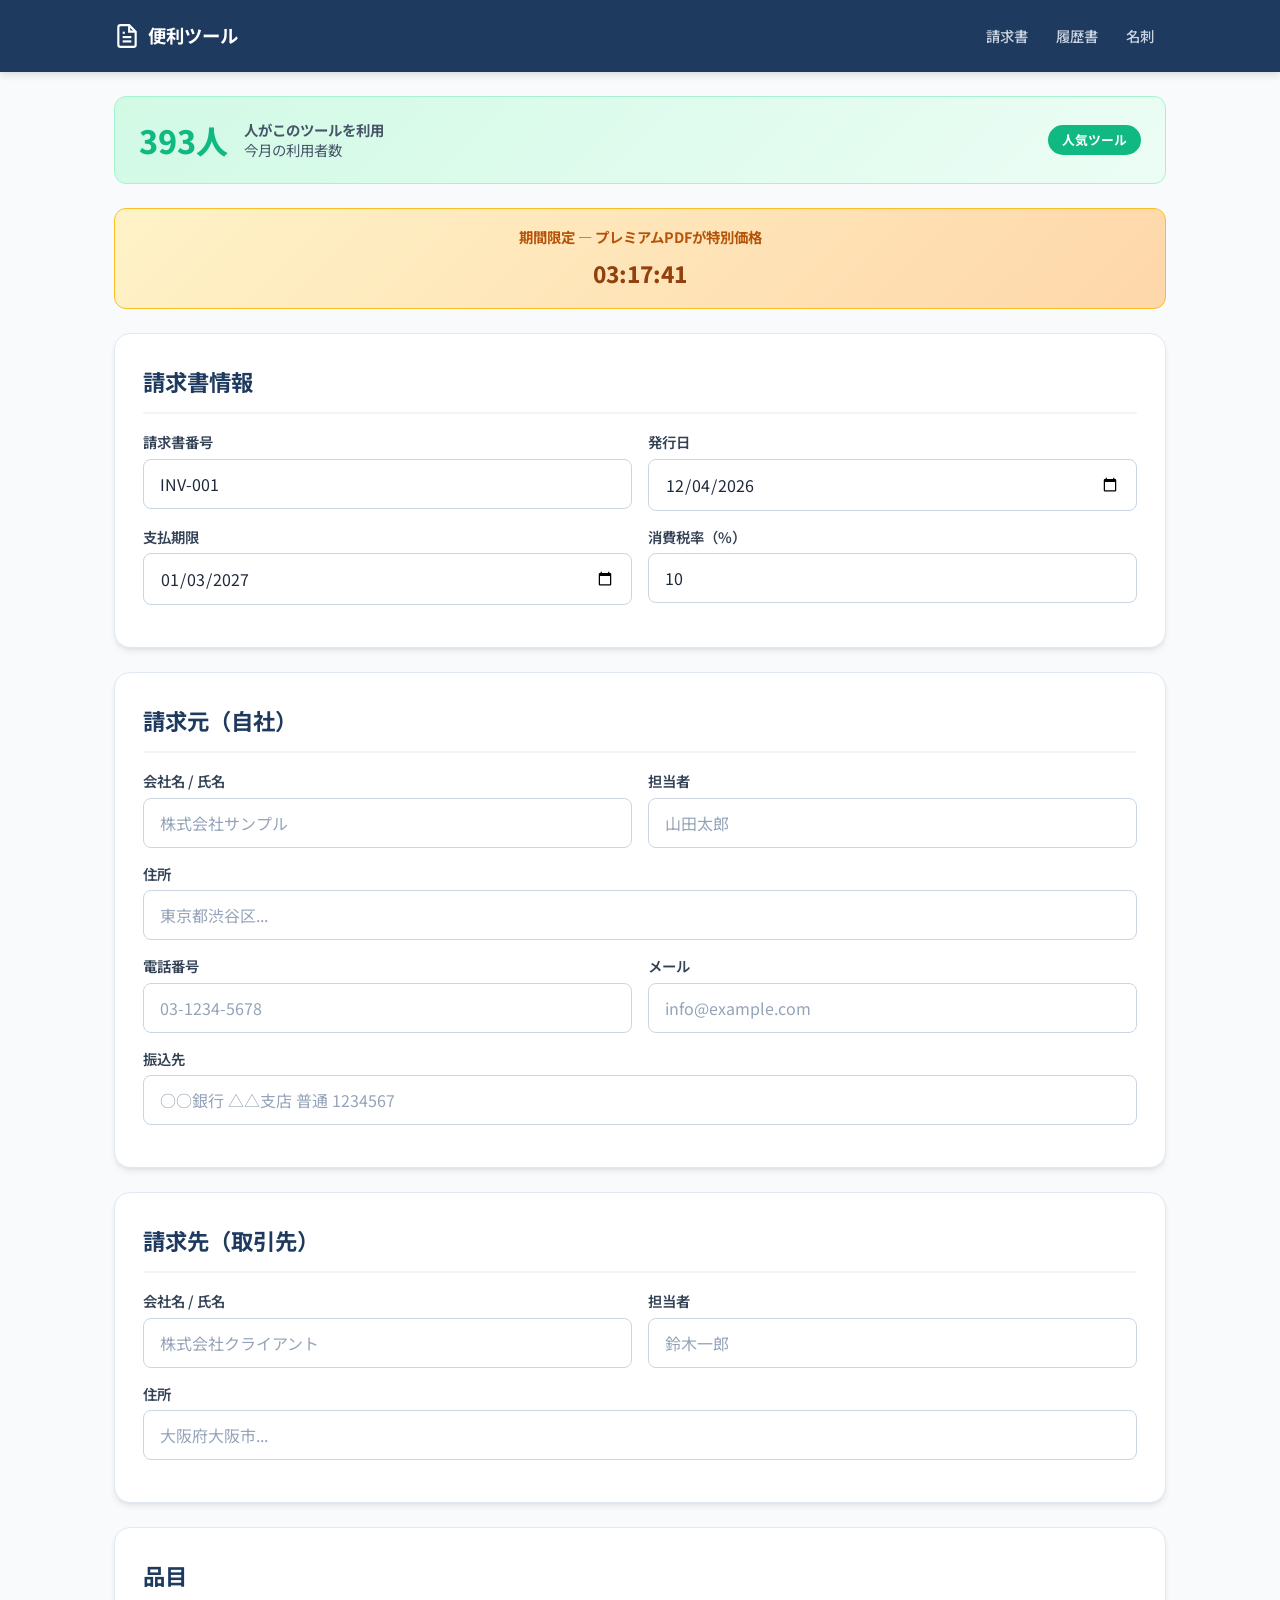
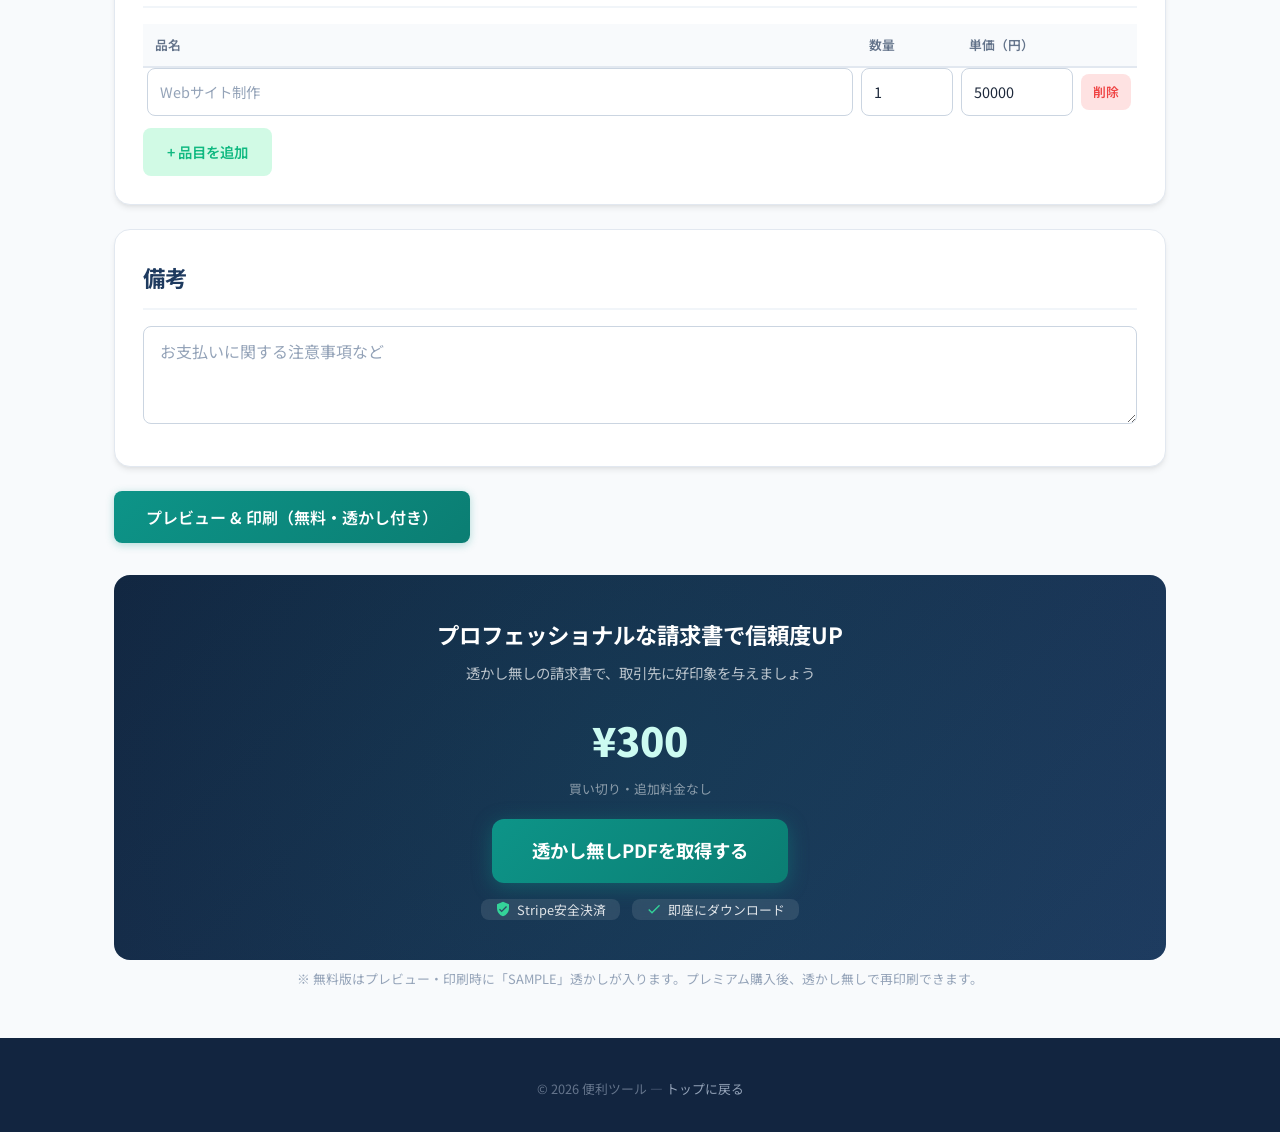
<file: tools/invoice-pdf/index.html>
<!DOCTYPE html>
<html lang="ja">
<head>
<meta charset="UTF-8">
<meta name="viewport" content="width=device-width, initial-scale=1.0">
<title>請求書PDF作成ツール — 無料で請求書を作成・印刷</title>
<meta name="description" content="請求書を無料で作成。取引先・品目・税率を入力してすぐにプレビュー・印刷。プレミアム版でウォーターマーク無しPDFダウンロード。">
<meta name="keywords" content="請求書 作成 無料, 請求書 PDF, 請求書 テンプレート, インボイス 作成">
<link rel="canonical" href="https://micro-tools.vercel.app/tools/invoice-pdf/">
<meta property="og:title" content="請求書PDF作成ツール — 無料で請求書を作成">
<meta property="og:description" content="ブラウザだけで請求書を作成・印刷。無料。">
<meta property="og:type" content="website">
<script type="application/ld+json">
{
  "@context": "https://schema.org",
  "@type": "SoftwareApplication",
  "name": "請求書PDF作成ツール",
  "applicationCategory": "BusinessApplication",
  "operatingSystem": "Web",
  "offers": [
    {"@type": "Offer", "price": "0", "priceCurrency": "JPY", "description": "無料版（ウォーターマーク付き）"},
    {"@type": "Offer", "price": "300", "priceCurrency": "JPY", "description": "プレミアム版（ウォーターマーク無し）"}
  ]
}
</script>
<link rel="preconnect" href="https://fonts.googleapis.com">
<link rel="preconnect" href="https://fonts.gstatic.com" crossorigin>
<link href="https://fonts.googleapis.com/css2?family=Noto+Sans+JP:wght@400;500;600;700;800&display=swap" rel="stylesheet">
<link rel="stylesheet" href="/style.css">
<script async src="https://pagead2.googlesyndication.com/pagead/js/adsbygoogle.js?client=ca-pub-5536232737607009" crossorigin="anonymous"></script>
</head>
<body>

<header class="site-header">
  <div class="container">
    <a href="/" class="site-logo">
      <svg viewBox="0 0 24 24" fill="none" stroke="currentColor" stroke-width="2"><path d="M14 2H6a2 2 0 00-2 2v16a2 2 0 002 2h12a2 2 0 002-2V8z"/><polyline points="14 2 14 8 20 8"/><line x1="16" y1="13" x2="8" y2="13"/><line x1="16" y1="17" x2="8" y2="17"/><polyline points="10 9 9 9 8 9"/></svg>
      便利ツール
    </a>
    <nav class="site-nav">
      <a href="/tools/invoice-pdf/">請求書</a>
      <a href="/tools/resume-maker/">履歴書</a>
      <a href="/tools/business-card/">名刺</a>
    </nav>
  </div>
</header>

<div class="container" id="form-area">
  <!-- Social Proof -->
  <div class="social-proof-bar" style="margin-top:24px">
    <div class="count" id="user-count"></div>
    <div class="label"><strong>人がこのツールを利用</strong><br>今月の利用者数</div>
    <div class="badge">人気ツール</div>
  </div>

  <!-- Urgency Banner -->
  <div class="urgency-banner">
    <div class="title">期間限定 — プレミアムPDFが特別価格</div>
    <div class="timer" id="countdown-timer">--:--:--</div>
  </div>

  <div class="form-section">
    <h2>請求書情報</h2>
    <div class="form-row">
      <div><label>請求書番号</label><input type="text" id="inv-number" value="INV-001"></div>
      <div><label>発行日</label><input type="date" id="inv-date"></div>
    </div>
    <div class="form-row">
      <div><label>支払期限</label><input type="date" id="inv-due"></div>
      <div><label>消費税率（%）</label><input type="number" id="inv-tax" value="10" min="0" max="100"></div>
    </div>
  </div>
  <div class="form-section">
    <h2>請求元（自社）</h2>
    <div class="form-row">
      <div><label>会社名 / 氏名</label><input type="text" id="from-name" placeholder="株式会社サンプル"></div>
      <div><label>担当者</label><input type="text" id="from-person" placeholder="山田太郎"></div>
    </div>
    <div class="form-row full">
      <div><label>住所</label><input type="text" id="from-address" placeholder="東京都渋谷区..."></div>
    </div>
    <div class="form-row">
      <div><label>電話番号</label><input type="text" id="from-tel" placeholder="03-1234-5678"></div>
      <div><label>メール</label><input type="email" id="from-email" placeholder="info@example.com"></div>
    </div>
    <div class="form-row full">
      <div><label>振込先</label><input type="text" id="from-bank" placeholder="○○銀行 △△支店 普通 1234567"></div>
    </div>
  </div>
  <div class="form-section">
    <h2>請求先（取引先）</h2>
    <div class="form-row">
      <div><label>会社名 / 氏名</label><input type="text" id="to-name" placeholder="株式会社クライアント"></div>
      <div><label>担当者</label><input type="text" id="to-person" placeholder="鈴木一郎"></div>
    </div>
    <div class="form-row full">
      <div><label>住所</label><input type="text" id="to-address" placeholder="大阪府大阪市..."></div>
    </div>
  </div>
  <div class="form-section">
    <h2>品目</h2>
    <table class="items-table">
      <thead><tr><th>品名</th><th style="width:100px">数量</th><th style="width:120px">単価（円）</th><th style="width:60px"></th></tr></thead>
      <tbody id="items-body">
        <tr>
          <td><input type="text" class="item-name" placeholder="Webサイト制作"></td>
          <td><input type="number" class="item-qty" value="1" min="1"></td>
          <td><input type="number" class="item-price" value="50000" min="0"></td>
          <td><button class="btn btn-remove" onclick="removeItem(this)">削除</button></td>
        </tr>
      </tbody>
    </table>
    <button class="btn btn-add" onclick="addItem()" style="margin-top:12px">+ 品目を追加</button>
  </div>
  <div class="form-section">
    <h2>備考</h2>
    <div class="form-row full">
      <textarea id="inv-notes" rows="3" placeholder="お支払いに関する注意事項など"></textarea>
    </div>
  </div>
  <div class="actions">
    <button class="btn btn-primary" onclick="preview()">プレビュー &amp; 印刷（無料・透かし付き）</button>
  </div>

  <!-- Premium Upgrade Block -->
  <div class="premium-upgrade">
    <h3>プロフェッショナルな請求書で信頼度UP</h3>
    <p>透かし無しの請求書で、取引先に好印象を与えましょう</p>
    <div class="price-big">&yen;300</div>
    <div class="price-note">買い切り・追加料金なし</div>
    <a href="https://buy.stripe.com/cNifZa3DKbS02tz9PCaVa04" class="btn-premium-big" target="_blank">透かし無しPDFを取得する</a>
    <div class="trust-badges">
      <div class="trust-badge">
        <svg viewBox="0 0 24 24"><path d="M12 1L3 5v6c0 5.55 3.84 10.74 9 12 5.16-1.26 9-6.45 9-12V5l-9-4zm-2 16l-4-4 1.41-1.41L10 14.17l6.59-6.59L18 9l-8 8z"/></svg>
        Stripe安全決済
      </div>
      <div class="trust-badge">
        <svg viewBox="0 0 24 24"><path d="M9 16.17L4.83 12l-1.42 1.41L9 19 21 7l-1.41-1.41L9 16.17z"/></svg>
        即座にダウンロード
      </div>
    </div>
  </div>
  <p class="premium-note" style="text-align:center">※ 無料版はプレビュー・印刷時に「SAMPLE」透かしが入ります。プレミアム購入後、透かし無しで再印刷できます。</p>
</div>

<div id="invoice-preview" style="display:none">
  <div class="preview-frame" style="max-width:850px;margin:24px auto">
    <div class="invoice" id="invoice-doc">
      <div class="watermark" id="watermark-text">SAMPLE</div>
      <div class="invoice-header">
        <div class="invoice-title">請 求 書</div>
        <div class="invoice-meta">
          <div>No. <span id="p-number"></span></div>
          <div>発行日: <span id="p-date"></span></div>
          <div>支払期限: <span id="p-due"></span></div>
        </div>
      </div>
      <div class="invoice-parties">
        <div class="party">
          <h3>請求先</h3>
          <div class="name" id="p-to-name"></div>
          <div class="detail"><span id="p-to-person"></span></div>
          <div class="detail" id="p-to-address"></div>
        </div>
        <div class="party">
          <h3>請求元</h3>
          <div class="name" id="p-from-name"></div>
          <div class="detail" id="p-from-person"></div>
          <div class="detail" id="p-from-address"></div>
          <div class="detail" id="p-from-tel"></div>
          <div class="detail" id="p-from-email"></div>
        </div>
      </div>
      <table class="inv-table">
        <thead><tr><th>品名</th><th style="width:80px;text-align:right">数量</th><th style="width:120px;text-align:right">単価</th><th style="width:120px;text-align:right">金額</th></tr></thead>
        <tbody id="p-items"></tbody>
      </table>
      <div class="inv-totals">
        <div class="row"><span>小計</span><span id="p-subtotal"></span></div>
        <div class="row"><span>消費税（<span id="p-tax-rate"></span>%）</span><span id="p-tax"></span></div>
        <div class="row total"><span>合計</span><span id="p-total"></span></div>
      </div>
      <div class="inv-notes">
        <strong>振込先:</strong> <span id="p-bank"></span><br>
        <span id="p-notes"></span>
      </div>
    </div>
  </div>
  <div style="text-align:center;padding:24px" class="no-print">
    <button class="btn btn-primary" onclick="window.print()">この内容を印刷 / PDF保存</button>
    <button class="btn btn-secondary" style="margin-left:12px" onclick="backToForm()">フォームに戻る</button>
    <div style="margin-top:16px">
      <a href="https://buy.stripe.com/cNifZa3DKbS02tz9PCaVa04" class="btn-premium" target="_blank">&yen;300 で透かし無し版を取得</a>
    </div>
  </div>
</div>

<div class="container ad-space">
  <ins class="adsbygoogle" style="display:block" data-ad-client="ca-pub-5536232737607009" data-ad-slot="auto" data-ad-format="auto" data-full-width-responsive="true"></ins>
  <script>(adsbygoogle=window.adsbygoogle||[]).push({});</script>
</div>

<footer>
  <p>&copy; 2026 便利ツール &mdash; <a href="/">トップに戻る</a></p>
</footer>

<script>
// Social proof: realistic user count based on date
(function(){
  const now = new Date();
  const dayOfMonth = now.getDate();
  const month = now.getMonth();
  const base = 340 + (month * 37) % 100;
  const daily = Math.floor(dayOfMonth * 8.7 + (dayOfMonth * 13) % 20);
  const count = base + daily;
  document.getElementById('user-count').textContent = count.toLocaleString('ja-JP') + '人';
})();

// Countdown timer: resets at midnight
(function(){
  function updateTimer(){
    const now = new Date();
    const midnight = new Date(now);
    midnight.setHours(24,0,0,0);
    const diff = midnight - now;
    const h = Math.floor(diff/3600000);
    const m = Math.floor((diff%3600000)/60000);
    const s = Math.floor((diff%60000)/1000);
    document.getElementById('countdown-timer').textContent =
      String(h).padStart(2,'0')+':'+String(m).padStart(2,'0')+':'+String(s).padStart(2,'0');
  }
  updateTimer();
  setInterval(updateTimer, 1000);
})();

// Set today as default date
const today = new Date().toISOString().split('T')[0];
document.getElementById('inv-date').value = today;
const due = new Date(); due.setDate(due.getDate()+30);
document.getElementById('inv-due').value = due.toISOString().split('T')[0];

function addItem(){
  const tr = document.createElement('tr');
  tr.innerHTML = '<td><input type="text" class="item-name" placeholder="品名"></td><td><input type="number" class="item-qty" value="1" min="1"></td><td><input type="number" class="item-price" value="0" min="0"></td><td><button class="btn btn-remove" onclick="removeItem(this)">削除</button></td>';
  document.getElementById('items-body').appendChild(tr);
}
function removeItem(btn){
  const rows = document.querySelectorAll('#items-body tr');
  if(rows.length>1) btn.closest('tr').remove();
}
function fmt(n){return n.toLocaleString('ja-JP')+'円'}
function preview(){
  const params = new URLSearchParams(window.location.search);
  const isPremium = params.has('premium');

  document.getElementById('p-number').textContent = document.getElementById('inv-number').value;
  document.getElementById('p-date').textContent = document.getElementById('inv-date').value;
  document.getElementById('p-due').textContent = document.getElementById('inv-due').value;
  document.getElementById('p-to-name').textContent = document.getElementById('to-name').value + ' 御中';
  document.getElementById('p-to-person').textContent = document.getElementById('to-person').value;
  document.getElementById('p-to-address').textContent = document.getElementById('to-address').value;
  document.getElementById('p-from-name').textContent = document.getElementById('from-name').value;
  document.getElementById('p-from-person').textContent = document.getElementById('from-person').value;
  document.getElementById('p-from-address').textContent = document.getElementById('from-address').value;
  document.getElementById('p-from-tel').textContent = document.getElementById('from-tel').value;
  document.getElementById('p-from-email').textContent = document.getElementById('from-email').value;
  document.getElementById('p-bank').textContent = document.getElementById('from-bank').value;
  document.getElementById('p-notes').textContent = document.getElementById('inv-notes').value;

  const taxRate = parseFloat(document.getElementById('inv-tax').value)||0;
  document.getElementById('p-tax-rate').textContent = taxRate;

  const rows = document.querySelectorAll('#items-body tr');
  let subtotal = 0;
  let itemsHTML = '';
  rows.forEach(row=>{
    const name = row.querySelector('.item-name').value;
    const qty = parseInt(row.querySelector('.item-qty').value)||0;
    const price = parseInt(row.querySelector('.item-price').value)||0;
    const amount = qty * price;
    subtotal += amount;
    itemsHTML += '<tr><td>'+name+'</td><td style="text-align:right">'+qty+'</td><td style="text-align:right">'+fmt(price)+'</td><td style="text-align:right">'+fmt(amount)+'</td></tr>';
  });
  document.getElementById('p-items').innerHTML = itemsHTML;
  const tax = Math.floor(subtotal * taxRate / 100);
  document.getElementById('p-subtotal').textContent = fmt(subtotal);
  document.getElementById('p-tax').textContent = fmt(tax);
  document.getElementById('p-total').textContent = fmt(subtotal + tax);

  document.getElementById('watermark-text').style.display = isPremium ? 'none' : 'block';

  document.getElementById('form-area').style.display = 'none';
  document.getElementById('invoice-preview').style.display = 'block';
}
function backToForm(){
  document.getElementById('form-area').style.display = 'block';
  document.getElementById('invoice-preview').style.display = 'none';
}
</script>
</body>
</html>
</file>
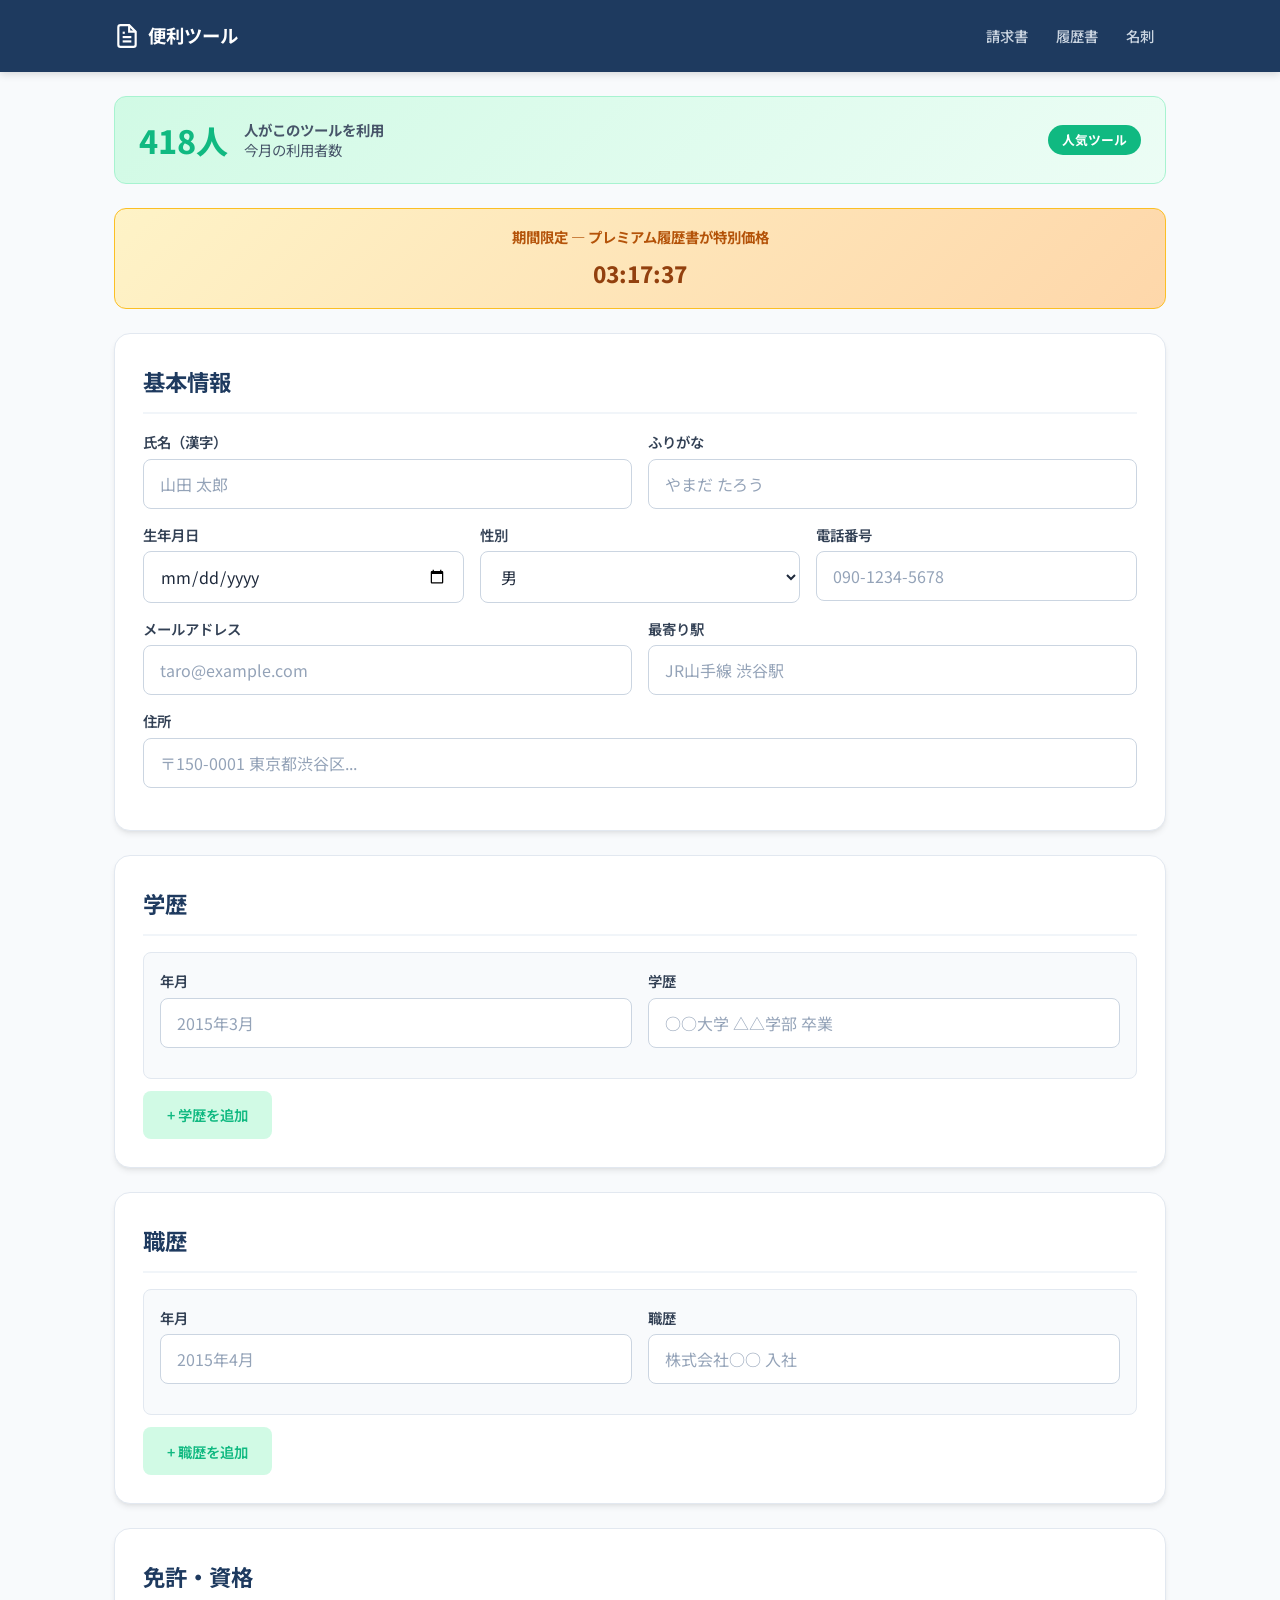
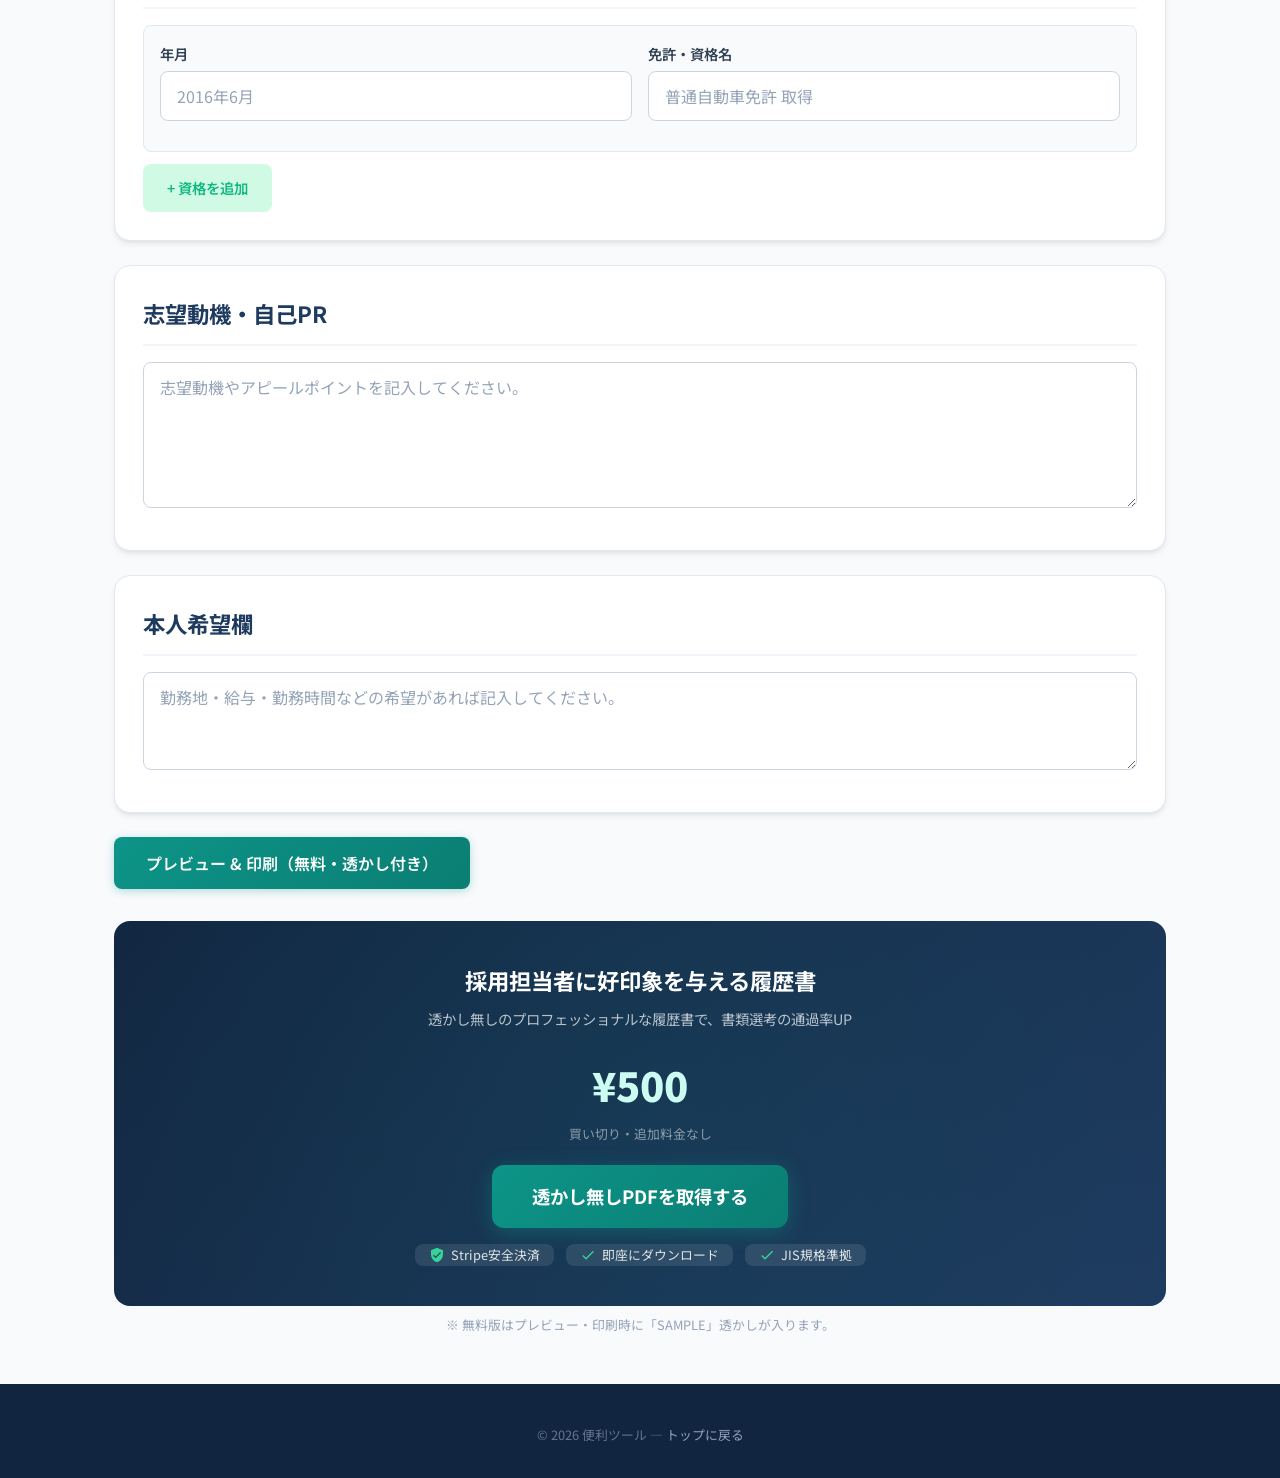
<file: tools/resume-maker/index.html>
<!DOCTYPE html>
<html lang="ja">
<head>
<meta charset="UTF-8">
<meta name="viewport" content="width=device-width, initial-scale=1.0">
<title>履歴書メーカー — JIS規格の履歴書を無料作成</title>
<meta name="description" content="JIS規格準拠の履歴書を無料作成。学歴・職歴・資格を入力してプレビュー・印刷。プレミアム版でウォーターマーク無しPDF。">
<meta name="keywords" content="履歴書 作成 無料, 履歴書 テンプレート, 履歴書 PDF, JIS規格 履歴書">
<link rel="canonical" href="https://micro-tools.vercel.app/tools/resume-maker/">
<meta property="og:title" content="履歴書メーカー — JIS規格の履歴書を無料作成">
<meta property="og:description" content="ブラウザだけで履歴書を作成。JIS規格準拠。無料。">
<meta property="og:type" content="website">
<script type="application/ld+json">
{
  "@context": "https://schema.org",
  "@type": "SoftwareApplication",
  "name": "履歴書メーカー",
  "applicationCategory": "BusinessApplication",
  "operatingSystem": "Web",
  "offers": [
    {"@type": "Offer", "price": "0", "priceCurrency": "JPY", "description": "無料版（ウォーターマーク付き）"},
    {"@type": "Offer", "price": "500", "priceCurrency": "JPY", "description": "プレミアム版（ウォーターマーク無し）"}
  ]
}
</script>
<link rel="preconnect" href="https://fonts.googleapis.com">
<link rel="preconnect" href="https://fonts.gstatic.com" crossorigin>
<link href="https://fonts.googleapis.com/css2?family=Noto+Sans+JP:wght@400;500;600;700;800&display=swap" rel="stylesheet">
<link rel="stylesheet" href="/style.css">
<script async src="https://pagead2.googlesyndication.com/pagead/js/adsbygoogle.js?client=ca-pub-5536232737607009" crossorigin="anonymous"></script>
</head>
<body>

<header class="site-header">
  <div class="container">
    <a href="/" class="site-logo">
      <svg viewBox="0 0 24 24" fill="none" stroke="currentColor" stroke-width="2"><path d="M14 2H6a2 2 0 00-2 2v16a2 2 0 002 2h12a2 2 0 002-2V8z"/><polyline points="14 2 14 8 20 8"/><line x1="16" y1="13" x2="8" y2="13"/><line x1="16" y1="17" x2="8" y2="17"/><polyline points="10 9 9 9 8 9"/></svg>
      便利ツール
    </a>
    <nav class="site-nav">
      <a href="/tools/invoice-pdf/">請求書</a>
      <a href="/tools/resume-maker/">履歴書</a>
      <a href="/tools/business-card/">名刺</a>
    </nav>
  </div>
</header>

<div class="container" id="form-area">
  <!-- Social Proof -->
  <div class="social-proof-bar" style="margin-top:24px">
    <div class="count" id="user-count"></div>
    <div class="label"><strong>人がこのツールを利用</strong><br>今月の利用者数</div>
    <div class="badge">人気ツール</div>
  </div>

  <!-- Urgency Banner -->
  <div class="urgency-banner">
    <div class="title">期間限定 — プレミアム履歴書が特別価格</div>
    <div class="timer" id="countdown-timer">--:--:--</div>
  </div>

  <!-- Basic Info -->
  <div class="form-section">
    <h2>基本情報</h2>
    <div class="form-row">
      <div><label>氏名（漢字）</label><input type="text" id="r-name" placeholder="山田 太郎"></div>
      <div><label>ふりがな</label><input type="text" id="r-furigana" placeholder="やまだ たろう"></div>
    </div>
    <div class="form-row col3">
      <div><label>生年月日</label><input type="date" id="r-birthday"></div>
      <div><label>性別</label><select id="r-gender"><option>男</option><option>女</option><option>その他</option><option>回答しない</option></select></div>
      <div><label>電話番号</label><input type="text" id="r-tel" placeholder="090-1234-5678"></div>
    </div>
    <div class="form-row">
      <div><label>メールアドレス</label><input type="email" id="r-email" placeholder="taro@example.com"></div>
      <div><label>最寄り駅</label><input type="text" id="r-station" placeholder="JR山手線 渋谷駅"></div>
    </div>
    <div class="form-row full">
      <div><label>住所</label><input type="text" id="r-address" placeholder="〒150-0001 東京都渋谷区..."></div>
    </div>
  </div>

  <!-- Education -->
  <div class="form-section">
    <h2>学歴</h2>
    <div id="edu-list">
      <div class="edu-entry">
        <div class="form-row">
          <div><label>年月</label><input type="text" class="edu-date" placeholder="2015年3月"></div>
          <div><label>学歴</label><input type="text" class="edu-detail" placeholder="○○大学 △△学部 卒業"></div>
        </div>
      </div>
    </div>
    <button class="btn btn-add" onclick="addEdu()">+ 学歴を追加</button>
  </div>

  <!-- Work -->
  <div class="form-section">
    <h2>職歴</h2>
    <div id="work-list">
      <div class="work-entry">
        <div class="form-row">
          <div><label>年月</label><input type="text" class="work-date" placeholder="2015年4月"></div>
          <div><label>職歴</label><input type="text" class="work-detail" placeholder="株式会社○○ 入社"></div>
        </div>
      </div>
    </div>
    <button class="btn btn-add" onclick="addWork()">+ 職歴を追加</button>
  </div>

  <!-- Certifications -->
  <div class="form-section">
    <h2>免許・資格</h2>
    <div id="cert-list">
      <div class="cert-entry">
        <div class="form-row">
          <div><label>年月</label><input type="text" class="cert-date" placeholder="2016年6月"></div>
          <div><label>免許・資格名</label><input type="text" class="cert-detail" placeholder="普通自動車免許 取得"></div>
        </div>
      </div>
    </div>
    <button class="btn btn-add" onclick="addCert()">+ 資格を追加</button>
  </div>

  <!-- Motivation -->
  <div class="form-section">
    <h2>志望動機・自己PR</h2>
    <div class="form-row full">
      <textarea id="r-motivation" rows="5" placeholder="志望動機やアピールポイントを記入してください。"></textarea>
    </div>
  </div>

  <!-- Preferences -->
  <div class="form-section">
    <h2>本人希望欄</h2>
    <div class="form-row full">
      <textarea id="r-preferences" rows="3" placeholder="勤務地・給与・勤務時間などの希望があれば記入してください。"></textarea>
    </div>
  </div>

  <div class="actions">
    <button class="btn btn-primary" onclick="previewResume()">プレビュー &amp; 印刷（無料・透かし付き）</button>
  </div>

  <!-- Premium Upgrade Block -->
  <div class="premium-upgrade">
    <h3>採用担当者に好印象を与える履歴書</h3>
    <p>透かし無しのプロフェッショナルな履歴書で、書類選考の通過率UP</p>
    <div class="price-big">&yen;500</div>
    <div class="price-note">買い切り・追加料金なし</div>
    <a href="https://buy.stripe.com/fZu5kwcag1dm7NT6DqaVa05" class="btn-premium-big" target="_blank">透かし無しPDFを取得する</a>
    <div class="trust-badges">
      <div class="trust-badge">
        <svg viewBox="0 0 24 24"><path d="M12 1L3 5v6c0 5.55 3.84 10.74 9 12 5.16-1.26 9-6.45 9-12V5l-9-4zm-2 16l-4-4 1.41-1.41L10 14.17l6.59-6.59L18 9l-8 8z"/></svg>
        Stripe安全決済
      </div>
      <div class="trust-badge">
        <svg viewBox="0 0 24 24"><path d="M9 16.17L4.83 12l-1.42 1.41L9 19 21 7l-1.41-1.41L9 16.17z"/></svg>
        即座にダウンロード
      </div>
      <div class="trust-badge">
        <svg viewBox="0 0 24 24"><path d="M9 16.17L4.83 12l-1.42 1.41L9 19 21 7l-1.41-1.41L9 16.17z"/></svg>
        JIS規格準拠
      </div>
    </div>
  </div>
  <p class="premium-note" style="text-align:center">※ 無料版はプレビュー・印刷時に「SAMPLE」透かしが入ります。</p>
</div>

<div id="resume-preview" style="display:none">
  <div class="preview-frame" style="max-width:850px;margin:24px auto">
    <div class="resume" id="resume-doc">
      <div class="watermark" id="r-watermark">SAMPLE</div>
      <div class="resume-title">履 歴 書</div>
      <div class="resume-date" id="r-p-date"></div>
      <div class="resume-photo-row">
        <div class="resume-basic">
          <table class="r-table">
            <tr><th>ふりがな</th><td id="r-p-furigana" colspan="3"></td></tr>
            <tr><th>氏名</th><td id="r-p-name" colspan="3" style="font-size:16px;font-weight:700"></td></tr>
            <tr><th>生年月日</th><td id="r-p-birthday"></td><th>性別</th><td id="r-p-gender"></td></tr>
            <tr><th>住所</th><td id="r-p-address" colspan="3"></td></tr>
            <tr><th>電話番号</th><td id="r-p-tel"></td><th>メール</th><td id="r-p-email"></td></tr>
            <tr><th>最寄り駅</th><td id="r-p-station" colspan="3"></td></tr>
          </table>
        </div>
        <div class="resume-photo">写真貼付<br>30x40mm</div>
      </div>

      <div class="r-section">学歴</div>
      <table class="r-table" id="r-p-edu">
        <tr><th style="width:140px">年月</th><th>学歴</th></tr>
      </table>

      <div class="r-section">職歴</div>
      <table class="r-table" id="r-p-work">
        <tr><th style="width:140px">年月</th><th>職歴</th></tr>
      </table>

      <div class="r-section">免許・資格</div>
      <table class="r-table" id="r-p-cert">
        <tr><th style="width:140px">年月</th><th>免許・資格</th></tr>
      </table>

      <div class="r-section">志望動機・自己PR</div>
      <div style="border:1px solid var(--gray-400,#999);padding:12px;min-height:80px;font-size:13px;white-space:pre-wrap" id="r-p-motivation"></div>

      <div class="r-section" style="margin-top:12px">本人希望欄</div>
      <div style="border:1px solid var(--gray-400,#999);padding:12px;min-height:60px;font-size:13px;white-space:pre-wrap" id="r-p-preferences"></div>
    </div>
  </div>
  <div style="text-align:center;padding:24px" class="no-print">
    <button class="btn btn-primary" onclick="window.print()">この内容を印刷 / PDF保存</button>
    <button class="btn btn-secondary" style="margin-left:12px" onclick="backToResumeForm()">フォームに戻る</button>
    <div style="margin-top:16px">
      <a href="https://buy.stripe.com/fZu5kwcag1dm7NT6DqaVa05" class="btn-premium" target="_blank">&yen;500 で透かし無し版を取得</a>
    </div>
  </div>
</div>

<div class="container ad-space">
  <ins class="adsbygoogle" style="display:block" data-ad-client="ca-pub-5536232737607009" data-ad-slot="auto" data-ad-format="auto" data-full-width-responsive="true"></ins>
  <script>(adsbygoogle=window.adsbygoogle||[]).push({});</script>
</div>

<footer>
  <p>&copy; 2026 便利ツール &mdash; <a href="/">トップに戻る</a></p>
</footer>

<script>
// Social proof
(function(){
  const now = new Date();
  const dayOfMonth = now.getDate();
  const month = now.getMonth();
  const base = 280 + (month * 41) % 120;
  const daily = Math.floor(dayOfMonth * 7.3 + (dayOfMonth * 17) % 25);
  document.getElementById('user-count').textContent = (base + daily).toLocaleString('ja-JP') + '人';
})();

// Countdown
(function(){
  function updateTimer(){
    const now = new Date();
    const midnight = new Date(now);
    midnight.setHours(24,0,0,0);
    const diff = midnight - now;
    const h = Math.floor(diff/3600000);
    const m = Math.floor((diff%3600000)/60000);
    const s = Math.floor((diff%60000)/1000);
    document.getElementById('countdown-timer').textContent =
      String(h).padStart(2,'0')+':'+String(m).padStart(2,'0')+':'+String(s).padStart(2,'0');
  }
  updateTimer();
  setInterval(updateTimer, 1000);
})();

function addEdu(){
  const d=document.createElement('div');d.className='edu-entry';
  d.innerHTML='<button class="btn btn-remove" onclick="this.parentElement.remove()">削除</button><div class="form-row"><div><label>年月</label><input type="text" class="edu-date" placeholder="2015年3月"></div><div><label>学歴</label><input type="text" class="edu-detail" placeholder="○○大学 卒業"></div></div>';
  document.getElementById('edu-list').appendChild(d);
}
function addWork(){
  const d=document.createElement('div');d.className='work-entry';
  d.innerHTML='<button class="btn btn-remove" onclick="this.parentElement.remove()">削除</button><div class="form-row"><div><label>年月</label><input type="text" class="work-date" placeholder="2015年4月"></div><div><label>職歴</label><input type="text" class="work-detail" placeholder="株式会社○○ 入社"></div></div>';
  document.getElementById('work-list').appendChild(d);
}
function addCert(){
  const d=document.createElement('div');d.className='cert-entry';
  d.innerHTML='<button class="btn btn-remove" onclick="this.parentElement.remove()">削除</button><div class="form-row"><div><label>年月</label><input type="text" class="cert-date" placeholder="2016年6月"></div><div><label>免許・資格名</label><input type="text" class="cert-detail" placeholder="TOEIC 800点 取得"></div></div>';
  document.getElementById('cert-list').appendChild(d);
}
function previewResume(){
  const params = new URLSearchParams(window.location.search);
  const isPremium = params.has('premium');

  const today = new Date();
  document.getElementById('r-p-date').textContent = today.getFullYear()+'年'+(today.getMonth()+1)+'月'+today.getDate()+'日現在';
  document.getElementById('r-p-name').textContent = document.getElementById('r-name').value;
  document.getElementById('r-p-furigana').textContent = document.getElementById('r-furigana').value;
  document.getElementById('r-p-birthday').textContent = document.getElementById('r-birthday').value;
  document.getElementById('r-p-gender').textContent = document.getElementById('r-gender').value;
  document.getElementById('r-p-tel').textContent = document.getElementById('r-tel').value;
  document.getElementById('r-p-email').textContent = document.getElementById('r-email').value;
  document.getElementById('r-p-address').textContent = document.getElementById('r-address').value;
  document.getElementById('r-p-station').textContent = document.getElementById('r-station').value;
  document.getElementById('r-p-motivation').textContent = document.getElementById('r-motivation').value;
  document.getElementById('r-p-preferences').textContent = document.getElementById('r-preferences').value;

  const eduTable = document.getElementById('r-p-edu');
  eduTable.innerHTML = '<tr><th style="width:140px">年月</th><th>学歴</th></tr>';
  document.querySelectorAll('.edu-entry').forEach(e=>{
    const tr = document.createElement('tr');
    tr.innerHTML = '<td>'+e.querySelector('.edu-date').value+'</td><td>'+e.querySelector('.edu-detail').value+'</td>';
    eduTable.appendChild(tr);
  });

  const workTable = document.getElementById('r-p-work');
  workTable.innerHTML = '<tr><th style="width:140px">年月</th><th>職歴</th></tr>';
  document.querySelectorAll('.work-entry').forEach(e=>{
    const tr = document.createElement('tr');
    tr.innerHTML = '<td>'+e.querySelector('.work-date').value+'</td><td>'+e.querySelector('.work-detail').value+'</td>';
    workTable.appendChild(tr);
  });

  const certTable = document.getElementById('r-p-cert');
  certTable.innerHTML = '<tr><th style="width:140px">年月</th><th>免許・資格</th></tr>';
  document.querySelectorAll('.cert-entry').forEach(e=>{
    const tr = document.createElement('tr');
    tr.innerHTML = '<td>'+e.querySelector('.cert-date').value+'</td><td>'+e.querySelector('.cert-detail').value+'</td>';
    certTable.appendChild(tr);
  });

  document.getElementById('r-watermark').style.display = isPremium ? 'none' : 'block';
  document.getElementById('form-area').style.display = 'none';
  document.getElementById('resume-preview').style.display = 'block';
}
function backToResumeForm(){
  document.getElementById('form-area').style.display = 'block';
  document.getElementById('resume-preview').style.display = 'none';
}
</script>
</body>
</html>
</file>
<file: style.css>
/* ========== Micro Tools — Shared Styles (v2 — polished) ========== */
:root {
  /* Brand colors */
  --navy: #1e3a5f;
  --navy-light: #2a5082;
  --navy-dark: #122540;
  --accent: #0d9488;
  --accent-hover: #0b7e73;
  --accent-light: #ccfbf1;
  --green: #10b981;
  --green-light: #d1fae5;
  --red: #ef4444;
  --red-light: #fee2e2;
  --orange: #f59e0b;
  --orange-light: #fef3c7;
  --gray-50: #f8fafc;
  --gray-100: #f1f5f9;
  --gray-200: #e2e8f0;
  --gray-300: #cbd5e1;
  --gray-400: #94a3b8;
  --gray-500: #64748b;
  --gray-600: #475569;
  --gray-700: #334155;
  --gray-800: #1e293b;
  --gray-900: #0f172a;
  --white: #ffffff;

  /* Shadows */
  --shadow-sm: 0 1px 2px rgba(0,0,0,0.06);
  --shadow: 0 1px 3px rgba(0,0,0,0.1), 0 1px 2px rgba(0,0,0,0.06);
  --shadow-md: 0 4px 6px -1px rgba(0,0,0,0.08), 0 2px 4px -2px rgba(0,0,0,0.06);
  --shadow-lg: 0 10px 15px -3px rgba(0,0,0,0.1), 0 4px 6px -4px rgba(0,0,0,0.05);
  --shadow-xl: 0 20px 25px -5px rgba(0,0,0,0.1), 0 8px 10px -6px rgba(0,0,0,0.04);

  /* Radii */
  --radius: 8px;
  --radius-lg: 12px;
  --radius-xl: 16px;

  /* Fluid type */
  --text-xs: clamp(0.7rem, 0.65rem + 0.25vw, 0.8rem);
  --text-sm: clamp(0.8rem, 0.75rem + 0.25vw, 0.9rem);
  --text-base: clamp(0.9rem, 0.85rem + 0.25vw, 1rem);
  --text-lg: clamp(1rem, 0.9rem + 0.5vw, 1.15rem);
  --text-xl: clamp(1.15rem, 1rem + 0.75vw, 1.4rem);
  --text-2xl: clamp(1.4rem, 1.1rem + 1.5vw, 2rem);
  --text-3xl: clamp(1.7rem, 1.3rem + 2vw, 2.5rem);
}

*, *::before, *::after { box-sizing: border-box; margin: 0; padding: 0; }

html {
  font-size: 16px;
  scroll-behavior: smooth;
  -webkit-text-size-adjust: 100%;
}

body {
  font-family: 'Noto Sans JP', -apple-system, BlinkMacSystemFont, 'Segoe UI', sans-serif;
  color: var(--gray-800);
  background: var(--gray-50);
  line-height: 1.7;
  -webkit-font-smoothing: antialiased;
  -moz-osx-font-smoothing: grayscale;
  overflow-x: hidden;
}

a { color: var(--accent); text-decoration: none; transition: color 0.2s; }
a:hover { color: var(--accent-hover); }

img, svg { max-width: 100%; height: auto; }

/* ========== Header ========== */
.site-header {
  background: var(--navy);
  color: var(--white);
  position: sticky;
  top: 0;
  z-index: 100;
  box-shadow: 0 2px 8px rgba(0,0,0,0.15);
}
.site-header .container {
  display: flex;
  align-items: center;
  justify-content: space-between;
  padding: 14px 24px;
  gap: 16px;
}
.site-logo {
  font-size: var(--text-lg);
  font-weight: 700;
  color: var(--white);
  text-decoration: none;
  display: flex;
  align-items: center;
  gap: 8px;
  white-space: nowrap;
  flex-shrink: 0;
}
.site-logo:hover { color: var(--gray-200); text-decoration: none; }
.site-logo svg { width: 26px; height: 26px; flex-shrink: 0; }
.site-nav {
  display: flex;
  gap: 4px;
  flex-wrap: wrap;
  justify-content: flex-end;
}
.site-nav a {
  color: var(--gray-300);
  font-size: var(--text-sm);
  font-weight: 500;
  transition: color 0.2s, background 0.2s;
  padding: 6px 12px;
  border-radius: 6px;
  min-height: 44px;
  display: inline-flex;
  align-items: center;
  white-space: nowrap;
}
.site-nav a:hover {
  color: var(--white);
  background: rgba(255,255,255,0.1);
  text-decoration: none;
}

/* ========== Container ========== */
.container {
  max-width: 1100px;
  margin: 0 auto;
  padding: 0 24px;
  width: 100%;
}

/* ========== Hero ========== */
.hero {
  background: linear-gradient(135deg, var(--navy-dark) 0%, var(--navy) 50%, var(--navy-light) 100%);
  color: var(--white);
  padding: 64px 24px 56px;
  text-align: center;
  position: relative;
  overflow: hidden;
}
.hero::before {
  content: '';
  position: absolute;
  top: -50%;
  right: -20%;
  width: 600px;
  height: 600px;
  background: radial-gradient(circle, rgba(13,148,136,0.12) 0%, transparent 70%);
  pointer-events: none;
}
.hero h1 {
  font-size: var(--text-3xl);
  font-weight: 800;
  margin-bottom: 12px;
  line-height: 1.3;
  position: relative;
}
.hero p {
  font-size: var(--text-lg);
  color: var(--gray-300);
  max-width: 600px;
  margin: 0 auto;
  position: relative;
}

/* ========== Tools Grid (index page) ========== */
.tools-grid {
  display: grid;
  grid-template-columns: repeat(auto-fill, minmax(min(300px, 100%), 1fr));
  gap: 28px;
  max-width: 1100px;
  margin: -40px auto 60px;
  padding: 0 24px;
  position: relative;
  z-index: 1;
}
.tool-card {
  background: var(--white);
  border-radius: var(--radius-xl);
  padding: 32px 28px;
  box-shadow: var(--shadow-md);
  border: 1px solid var(--gray-200);
  transition: transform 0.25s ease, box-shadow 0.25s ease;
  text-decoration: none;
  color: inherit;
  display: flex;
  flex-direction: column;
}
.tool-card:hover {
  transform: translateY(-4px);
  box-shadow: var(--shadow-xl);
  text-decoration: none;
  color: inherit;
}
.tool-card:active { transform: translateY(-2px); }
.tool-icon {
  font-size: 2.4rem;
  margin-bottom: 16px;
  width: 56px;
  height: 56px;
  background: linear-gradient(135deg, var(--navy), var(--navy-light));
  border-radius: var(--radius-lg);
  display: flex;
  align-items: center;
  justify-content: center;
}
.tool-card h2 {
  font-size: var(--text-xl);
  margin-bottom: 8px;
  color: var(--navy);
  font-weight: 700;
}
.tool-card p {
  font-size: var(--text-sm);
  color: var(--gray-500);
  flex: 1;
  line-height: 1.6;
}
.tool-card .price {
  margin-top: 16px;
  display: flex;
  align-items: center;
  gap: 8px;
  flex-wrap: wrap;
}
.badge-free {
  background: var(--green-light);
  color: var(--green);
  padding: 4px 12px;
  border-radius: 999px;
  font-size: var(--text-xs);
  font-weight: 600;
}
.badge-premium {
  background: var(--orange-light);
  color: var(--orange);
  padding: 4px 12px;
  border-radius: 999px;
  font-size: var(--text-xs);
  font-weight: 600;
}
.cta-btn {
  display: inline-flex;
  align-items: center;
  justify-content: center;
  margin-top: 16px;
  padding: 12px 24px;
  background: linear-gradient(135deg, var(--accent), var(--accent-hover));
  color: var(--white);
  border-radius: var(--radius);
  font-weight: 600;
  font-size: var(--text-sm);
  text-align: center;
  box-shadow: 0 2px 8px rgba(13,148,136,0.3);
  transition: all 0.2s;
  min-height: 48px;
}
.cta-btn:hover {
  box-shadow: 0 4px 12px rgba(13,148,136,0.4);
}

/* ========== Form Sections ========== */
.form-section {
  background: var(--white);
  border-radius: var(--radius-xl);
  padding: 28px;
  margin-bottom: 24px;
  box-shadow: var(--shadow-md);
  border: 1px solid var(--gray-200);
}
.form-section h2 {
  font-size: var(--text-xl);
  color: var(--navy);
  margin-bottom: 16px;
  padding-bottom: 12px;
  border-bottom: 2px solid var(--gray-100);
  font-weight: 700;
}
.form-row {
  display: grid;
  grid-template-columns: 1fr 1fr;
  gap: 16px;
  margin-bottom: 14px;
}
.form-row.full { grid-template-columns: 1fr; }
.form-row.col3 { grid-template-columns: 1fr 1fr 1fr; }

label {
  display: block;
  font-size: var(--text-sm);
  font-weight: 600;
  color: var(--gray-700);
  margin-bottom: 4px;
}

input, textarea, select {
  width: 100%;
  padding: 12px 16px;
  border: 1.5px solid var(--gray-300);
  border-radius: var(--radius);
  font-size: var(--text-base);
  font-family: inherit;
  color: var(--gray-800);
  background: var(--white);
  transition: border-color 0.2s, box-shadow 0.2s;
  min-height: 48px;
}
input:focus, textarea:focus, select:focus {
  outline: none;
  border-color: var(--accent);
  box-shadow: 0 0 0 3px rgba(13,148,136,0.15);
}
input::placeholder, textarea::placeholder {
  color: var(--gray-400);
}

/* ========== Buttons ========== */
.btn {
  padding: 12px 24px;
  border: none;
  border-radius: var(--radius);
  font-size: var(--text-sm);
  font-weight: 600;
  font-family: inherit;
  cursor: pointer;
  transition: background 0.2s, transform 0.1s, box-shadow 0.2s;
  min-height: 48px;
  display: inline-flex;
  align-items: center;
  justify-content: center;
}
.btn:active { transform: scale(0.98); }
.btn-add {
  background: var(--green-light);
  color: var(--green);
}
.btn-add:hover { background: #a7f3d0; }
.btn-remove {
  background: var(--red-light);
  color: var(--red);
  padding:0 12px;
  font-size: var(--text-xs);
  min-height: 36px;
}
.btn-remove:hover { background: #fecaca; }
.btn-primary {
  background: linear-gradient(135deg, var(--accent), var(--accent-hover));
  color: var(--white);
  padding: 14px 32px;
  font-size: var(--text-base);
  box-shadow: 0 2px 8px rgba(13,148,136,0.3);
}
.btn-primary:hover {
  background: linear-gradient(135deg, var(--accent-hover), #0a6d64);
  box-shadow: 0 4px 12px rgba(13,148,136,0.4);
}
.btn-secondary {
  background: var(--gray-100);
  color: var(--gray-700);
}
.btn-secondary:hover { background: var(--gray-200); }

.actions {
  display: flex;
  gap: 16px;
  align-items: center;
  flex-wrap: wrap;
  margin-top: 24px;
}
.premium-note {
  font-size: var(--text-xs);
  color: var(--gray-400);
  margin-top: 8px;
}

/* ========== Items Table (Invoice) ========== */
.items-table {
  width: 100%;
  border-collapse: collapse;
  margin-top: 12px;
}
.items-table th {
  text-align: left;
  padding: 10px 12px;
  background: var(--gray-50);
  font-size: var(--text-xs);
  color: var(--gray-500);
  font-weight: 600;
  border-bottom: 2px solid var(--gray-200);
}
.items-table td {
  padding:0 4px;
}
.items-table input {
  padding: 10px 12px;
  font-size: var(--text-sm);
}

/* ========== Social Proof ========== */
.social-proof-bar {
  background: linear-gradient(135deg, var(--green-light), #ecfdf5);
  border: 1px solid #a7f3d0;
  border-radius: var(--radius-lg);
  padding: 16px 24px;
  margin-bottom: 24px;
  display: flex;
  align-items: center;
  gap: 16px;
  flex-wrap: wrap;
}
.social-proof-bar .count {
  font-size: var(--text-2xl);
  font-weight: 800;
  color: var(--green);
}
.social-proof-bar .label {
  font-size: var(--text-sm);
  color: var(--gray-600);
  line-height: 1.4;
}
.social-proof-bar .badge {
  background: var(--green);
  color: var(--white);
  padding: 4px 14px;
  border-radius: 999px;
  font-size: var(--text-xs);
  font-weight: 700;
  margin-left: auto;
  white-space: nowrap;
}

/* ========== Urgency Banner ========== */
.urgency-banner {
  background: linear-gradient(135deg, var(--orange-light), #fed7aa);
  border: 1.5px solid #fbbf24;
  border-radius: var(--radius-lg);
  padding: 16px 24px;
  margin-bottom: 24px;
  text-align: center;
}
.urgency-banner .title {
  font-size: var(--text-sm);
  font-weight: 700;
  color: #b45309;
  margin-bottom: 4px;
}
.urgency-banner .timer {
  font-size: var(--text-xl);
  font-weight: 800;
  color: #92400e;
  font-variant-numeric: tabular-nums;
}

/* ========== Premium Upgrade ========== */
.premium-upgrade {
  background: linear-gradient(135deg, var(--navy-dark), var(--navy));
  border-radius: var(--radius-xl);
  padding: 40px 32px;
  text-align: center;
  margin-top: 32px;
  position: relative;
  overflow: hidden;
}
.premium-upgrade::before {
  content: '';
  position: absolute;
  top: -50%;
  right: -50%;
  width: 200%;
  height: 200%;
  background: radial-gradient(circle, rgba(13,148,136,0.1), transparent 60%);
  pointer-events: none;
}
.premium-upgrade h3 {
  color: var(--white);
  font-size: var(--text-xl);
  margin-bottom: 8px;
  position: relative;
}
.premium-upgrade p {
  color: rgba(255,255,255,0.7);
  font-size: var(--text-sm);
  margin-bottom: 20px;
  position: relative;
}
.premium-upgrade .price-big {
  font-size: var(--text-3xl);
  font-weight: 900;
  color: var(--accent-light);
  margin-bottom: 4px;
  position: relative;
}
.premium-upgrade .price-note {
  font-size: var(--text-xs);
  color: rgba(255,255,255,0.5);
  margin-bottom: 20px;
  position: relative;
}
.btn-premium-big {
  background: linear-gradient(135deg, var(--accent), var(--accent-hover));
  color: var(--white);
  padding: 16px 40px;
  font-size: var(--text-lg);
  text-decoration: none;
  display: inline-flex;
  align-items: center;
  justify-content: center;
  border-radius: var(--radius-lg);
  font-weight: 700;
  box-shadow: 0 4px 20px rgba(13,148,136,0.4);
  transition: all 0.3s ease;
  position: relative;
  min-height: 56px;
}
.btn-premium-big:hover {
  transform: translateY(-2px);
  box-shadow: 0 8px 30px rgba(13,148,136,0.5);
  color: var(--white);
  text-decoration: none;
}
.btn-premium {
  background: linear-gradient(135deg, var(--accent), var(--accent-hover));
  color: var(--white);
  padding: 12px 32px;
  font-size: var(--text-base);
  text-decoration: none;
  display: inline-block;
  border-radius: var(--radius);
  font-weight: 600;
  min-height: 48px;
  line-height: 24px;
}
.btn-premium:hover {
  opacity: 0.9;
  color: var(--white);
  text-decoration: none;
}

/* ========== Trust Badges ========== */
.trust-badges {
  display: flex;
  gap: 12px;
  align-items: center;
  flex-wrap: wrap;
  justify-content: center;
  margin-top: 16px;
}
.trust-badge {
  display: inline-flex;
  align-items: center;
  gap: 6px;
  font-size: var(--text-xs);
  color: rgba(255,255,255,0.85);
  background: rgba(255,255,255,0.1);
  padding:0 14px;
  border-radius: var(--radius);
  backdrop-filter: blur(4px);
}
.trust-badge svg {
  width: 16px;
  height: 16px;
  fill: #34d399;
  flex-shrink: 0;
}

/* ========== Document Preview Wrapper ========== */
.preview-frame {
  background: var(--white);
  border: 1px solid var(--gray-200);
  border-radius: var(--radius-lg);
  box-shadow:
    var(--shadow-lg),
    0 0 0 1px rgba(0,0,0,0.02);
  overflow: hidden;
  position: relative;
}
.preview-frame::before {
  content: '';
  position: absolute;
  top: 0;
  left: 0;
  right: 0;
  height: 4px;
  background: linear-gradient(90deg, var(--accent), var(--navy));
  z-index: 2;
}

/* ========== Invoice Preview ========== */
.invoice {
  max-width: 800px;
  margin: 0 auto;
  padding: 48px;
  background: var(--white);
  font-size: 14px;
  position: relative;
}
.invoice .watermark {
  position: absolute;
  top: 50%;
  left: 50%;
  transform: translate(-50%, -50%) rotate(-30deg);
  font-size: 80px;
  color: rgba(148,163,184,0.12);
  font-weight: 900;
  pointer-events: none;
  z-index: 10;
  letter-spacing: 12px;
  text-transform: uppercase;
  user-select: none;
}
.invoice-header {
  display: flex;
  justify-content: space-between;
  margin-bottom: 32px;
  align-items: flex-start;
}
.invoice-title {
  font-size: 28px;
  font-weight: 700;
  color: var(--navy);
  letter-spacing: 4px;
  border-bottom: 3px solid var(--navy);
  padding-bottom: 8px;
}
.invoice-meta {
  text-align: right;
  color: var(--gray-500);
  font-size: 13px;
  line-height: 1.8;
}
.invoice-parties {
  display: grid;
  grid-template-columns: 1fr 1fr;
  gap: 40px;
  margin-bottom: 32px;
}
.party h3 {
  font-size: 11px;
  color: var(--gray-400);
  text-transform: uppercase;
  letter-spacing: 2px;
  margin-bottom: 8px;
  font-weight: 600;
}
.party .name {
  font-size: 18px;
  font-weight: 700;
  margin-bottom: 4px;
  color: var(--gray-800);
}
.party .detail {
  font-size: 13px;
  color: var(--gray-500);
  line-height: 1.6;
}
.inv-table {
  width: 100%;
  border-collapse: collapse;
  margin-bottom: 24px;
}
.inv-table th {
  background: var(--navy);
  color: var(--white);
  padding: 10px 14px;
  text-align: left;
  font-size: 12px;
  font-weight: 600;
}
.inv-table td {
  padding: 10px 14px;
  border-bottom: 1px solid var(--gray-200);
  font-size: 13px;
}
.inv-table tr:nth-child(even) { background: var(--gray-50); }
.inv-totals {
  text-align: right;
  margin-top: 16px;
}
.inv-totals .row {
  display: flex;
  justify-content: flex-end;
  gap: 40px;
  padding: 6px 0;
  font-size: 14px;
}
.inv-totals .total {
  font-size: 20px;
  font-weight: 700;
  color: var(--navy);
  border-top: 2px solid var(--navy);
  padding-top: 10px;
  margin-top: 8px;
}
.inv-notes {
  margin-top: 32px;
  padding-top: 16px;
  border-top: 1px solid var(--gray-200);
  font-size: 12px;
  color: var(--gray-500);
}

/* ========== Resume Preview ========== */
.resume {
  max-width: 800px;
  margin: 0 auto;
  padding: 40px;
  background: var(--white);
  font-size: 13px;
  position: relative;
}
.resume .watermark {
  position: absolute;
  top: 50%;
  left: 50%;
  transform: translate(-50%, -50%) rotate(-30deg);
  font-size: 80px;
  color: rgba(148,163,184,0.12);
  font-weight: 900;
  pointer-events: none;
  z-index: 10;
  letter-spacing: 12px;
  user-select: none;
}
.resume-title {
  text-align: center;
  font-size: 24px;
  font-weight: 700;
  letter-spacing: 6px;
  margin-bottom: 4px;
  border-bottom: 3px double var(--gray-700);
  padding-bottom: 12px;
  color: var(--gray-900);
}
.resume-date {
  text-align: right;
  font-size: 12px;
  color: var(--gray-500);
  margin-bottom: 20px;
}
.resume-photo-row {
  display: flex;
  gap: 24px;
  margin-bottom: 20px;
}
.resume-basic { flex: 1; }
.resume-photo {
  width: 120px;
  height: 160px;
  border: 1.5px solid var(--gray-300);
  display: flex;
  align-items: center;
  justify-content: center;
  color: var(--gray-400);
  font-size: 11px;
  background: var(--gray-50);
  border-radius: 4px;
  text-align: center;
  flex-shrink: 0;
}
.r-table {
  width: 100%;
  border-collapse: collapse;
  margin-bottom: 20px;
}
.r-table th, .r-table td {
  border: 1px solid var(--gray-400);
  padding:0 10px;
  text-align: left;
  font-size: 12px;
}
.r-table th {
  background: var(--gray-100);
  font-weight: 600;
  width: 120px;
  white-space: nowrap;
  color: var(--gray-700);
}
.r-section {
  font-size: 14px;
  font-weight: 700;
  background: var(--gray-100);
  padding: 6px 10px;
  border: 1px solid var(--gray-400);
  margin-bottom: 0;
  color: var(--gray-800);
}

/* ========== Business Card Preview ========== */
.card-preview-area {
  text-align: center;
  margin: 32px 0;
}
.card-preview-area h3 {
  margin-bottom: 16px;
  color: var(--gray-600);
  font-size: var(--text-base);
}
.card-wrapper {
  display: inline-block;
  position: relative;
  border-radius: var(--radius-lg);
  overflow: hidden;
  box-shadow: var(--shadow-xl);
}
canvas {
  display: block;
  max-width: 100%;
  height: auto;
}
.card-watermark {
  position: absolute;
  top: 50%;
  left: 50%;
  transform: translate(-50%, -50%) rotate(-20deg);
  font-size: 28px;
  color: rgba(148,163,184,0.18);
  font-weight: 900;
  pointer-events: none;
  letter-spacing: 4px;
  user-select: none;
}

/* ========== Template Selector ========== */
.templates {
  display: grid;
  grid-template-columns: repeat(3, 1fr);
  gap: 16px;
  margin-bottom: 20px;
}
.tpl {
  border: 2px solid var(--gray-200);
  border-radius: var(--radius-lg);
  padding: 16px;
  cursor: pointer;
  transition: border-color 0.2s, box-shadow 0.2s;
  text-align: center;
}
.tpl.active {
  border-color: var(--accent);
  box-shadow: 0 0 0 3px rgba(13,148,136,0.15);
}
.tpl:hover { border-color: var(--accent); }
.tpl-preview {
  width: 100%;
  aspect-ratio: 91/55;
  border-radius: var(--radius);
  margin-bottom: 8px;
  display: flex;
  align-items: center;
  justify-content: center;
  font-size: var(--text-xs);
  color: #fff;
  font-weight: 600;
}
.tpl-name {
  font-size: var(--text-sm);
  font-weight: 600;
  color: var(--gray-700);
}

/* ========== Edu/Work/Cert entries ========== */
.edu-entry, .work-entry, .cert-entry {
  background: var(--gray-50);
  padding: 16px;
  border-radius: var(--radius);
  margin-bottom: 12px;
  position: relative;
  border: 1px solid var(--gray-200);
}
.edu-entry .btn-remove,
.work-entry .btn-remove,
.cert-entry .btn-remove {
  position: absolute;
  top: 12px;
  right: 12px;
}

/* ========== Ad Space ========== */

.ad-space ins {
  display: block;
}

/* ========== Footer ========== */
.site-footer {
  background: var(--navy-dark);
  color: var(--gray-400);
  padding: 40px 0 32px;
  font-size: var(--text-sm);
  margin-top: 48px;
}
.site-footer .container {
  text-align: center;
}
.site-footer p {
  color: var(--gray-500);
  font-size: var(--text-xs);
}
.site-footer a {
  color: var(--gray-400);
}
.site-footer a:hover { color: var(--white); }

/* Legacy footer compat */
footer {
  background: var(--navy-dark);
  color: var(--gray-400);
  padding: 40px 24px 32px;
  font-size: var(--text-sm);
  text-align: center;
  margin-top: 48px;
}
footer p { color: var(--gray-500); font-size: var(--text-xs); }
footer a { color: var(--gray-400); }
footer a:hover { color: var(--white); }

/* ========== Responsive: 1024px ========== */
@media (max-width: 1024px) {
  .tools-grid {
    gap: 24px;
    margin: -32px auto 48px;
  }
}

/* ========== Responsive: 768px ========== */
@media (max-width: 768px) {
  .hero { padding: 48px 20px 40px; }
  .hero h1 { font-size: var(--text-2xl); }
  .tools-grid {
    grid-template-columns: 1fr;
    margin: -24px 20px 40px;
    padding: 0;
  }
  .form-row { grid-template-columns: 1fr; }
  .form-row.col3 { grid-template-columns: 1fr; }
  .form-section { padding: 20px; }
  .site-nav { display: none; }
  .container { padding: 0 20px; }
  .invoice-parties { grid-template-columns: 1fr; gap: 20px; }
  .invoice { padding: 32px 20px; }
  .resume { padding: 32px 20px; }
  .resume-photo-row { flex-direction: column; }
  .resume-photo { width: 100px; height: 133px; align-self: flex-end; }
  .templates { grid-template-columns: 1fr 1fr 1fr; gap: 8px; }
  .premium-upgrade { padding: 32px 20px; }
  .trust-badges { gap: 8px; }
}

/* ========== Responsive: 480px ========== */
@media (max-width: 480px) {
  .container { padding: 0 16px; }
  .hero { padding: 36px 16px 28px; }
  .tools-grid { margin: -20px 16px 32px; padding: 0; }
  .form-section { padding: 16px; }
  .invoice-header { flex-direction: column; gap: 16px; }
  .invoice-meta { text-align: left; }
  .invoice { padding: 24px 16px; font-size: 12px; }
  .resume { padding: 24px 16px; }
  .templates { grid-template-columns: 1fr; }
  .tpl { padding: 12px; }
  .premium-upgrade { padding: 24px 16px; }
  .btn-premium-big { padding: 14px 28px; font-size: var(--text-base); }
  .social-proof-bar { padding: 12px 16px; }
  .urgency-banner { padding: 12px 16px; }
}

/* ========== Responsive: 320px ========== */
@media (max-width: 320px) {
  .container { padding: 0 12px; }
  .tools-grid { margin: -16px 12px 24px; }
  .tool-card { padding: 20px 16px; }
  .form-section { padding: 12px; }
  .hero { padding: 28px 12px 24px; }
  .site-header .container { padding: 12px; }
  .btn-primary { padding: 12px 20px; }
}

/* ========== Print ========== */
@media print {
  body { background: #fff; color: #000; }
  .site-header, .site-footer, footer,
  .form-section, .actions, .ad-space, .social-proof-bar,
  .urgency-banner, .premium-note, .premium-upgrade,
  .btn, .no-print, .trust-badges, .card-watermark {
    display: none !important;
  }
  #invoice-preview { display: block !important; }
  #resume-preview { display: block !important; }
  .invoice, .resume { padding: 24px; box-shadow: none; border: none; }
  .invoice .watermark, .resume .watermark { display: none; }
  .card-preview-area { margin: 0; }
  canvas { box-shadow: none; }
}
</file>
